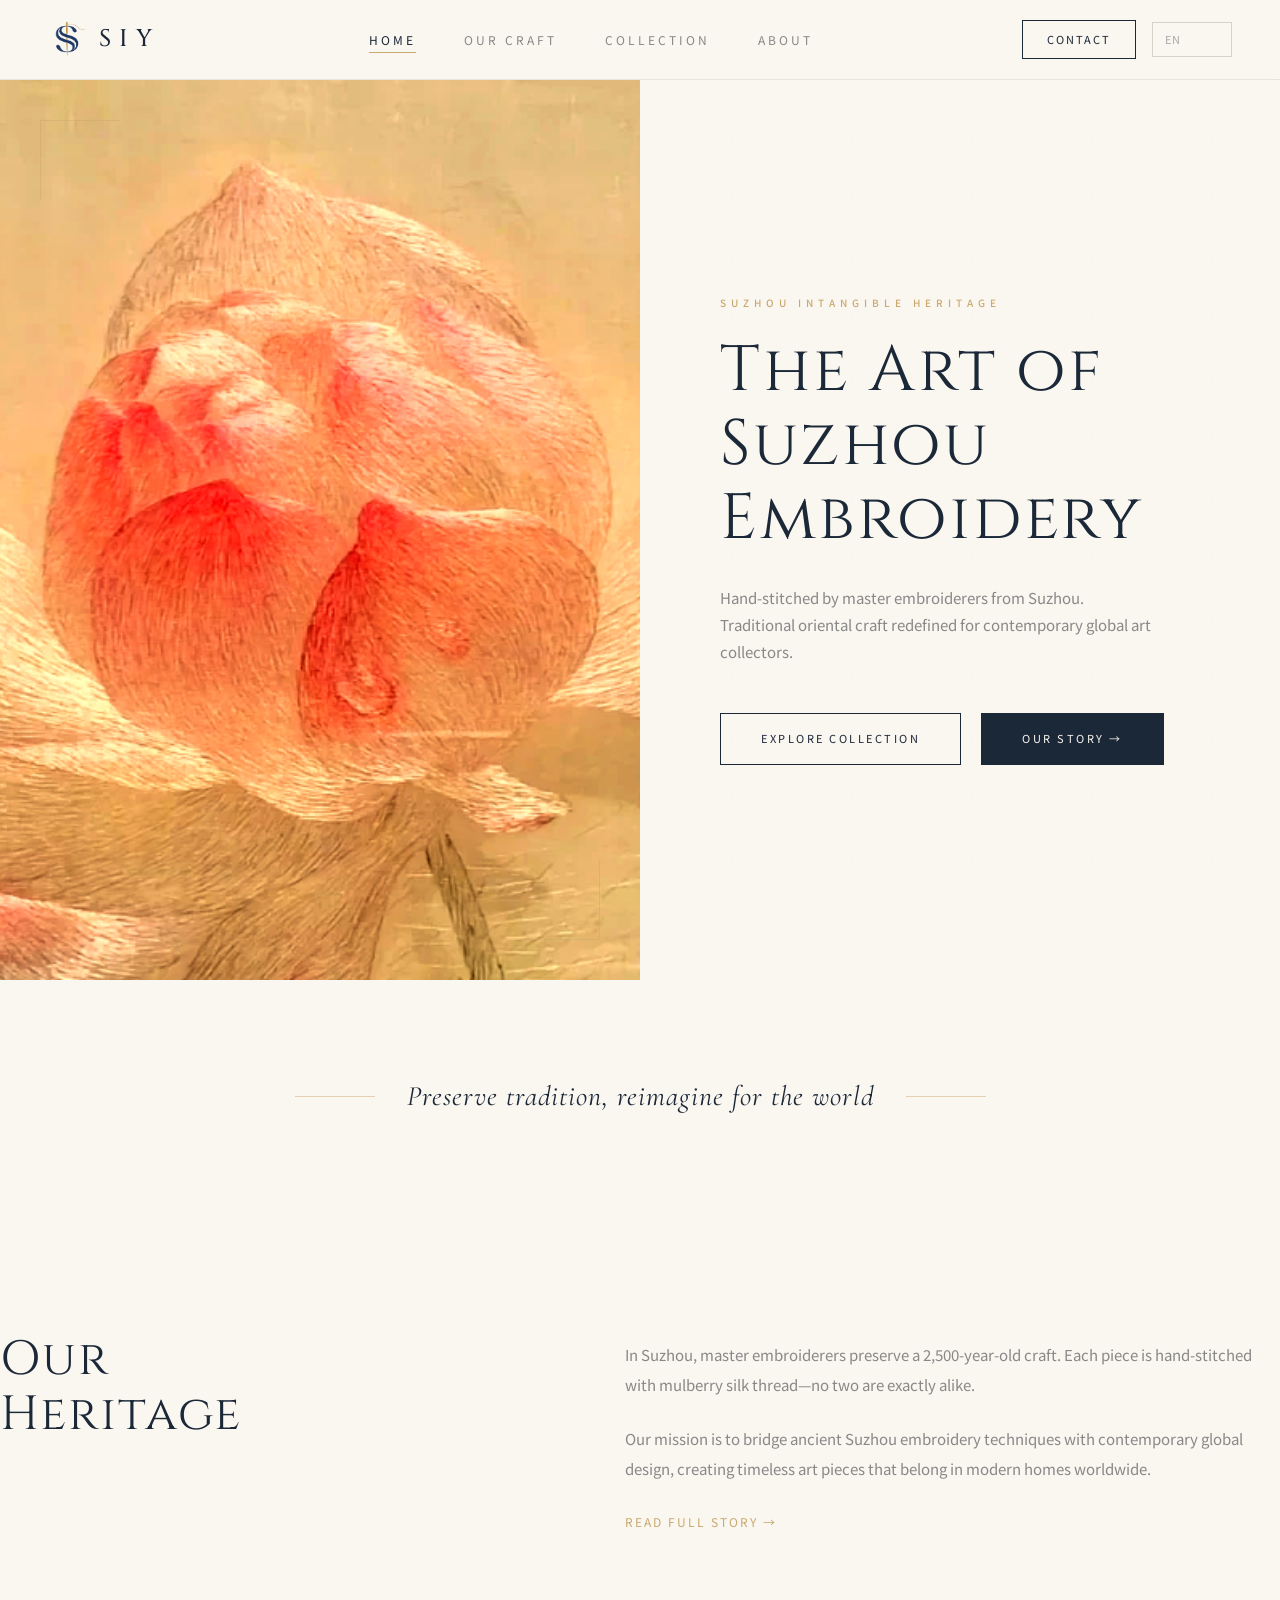
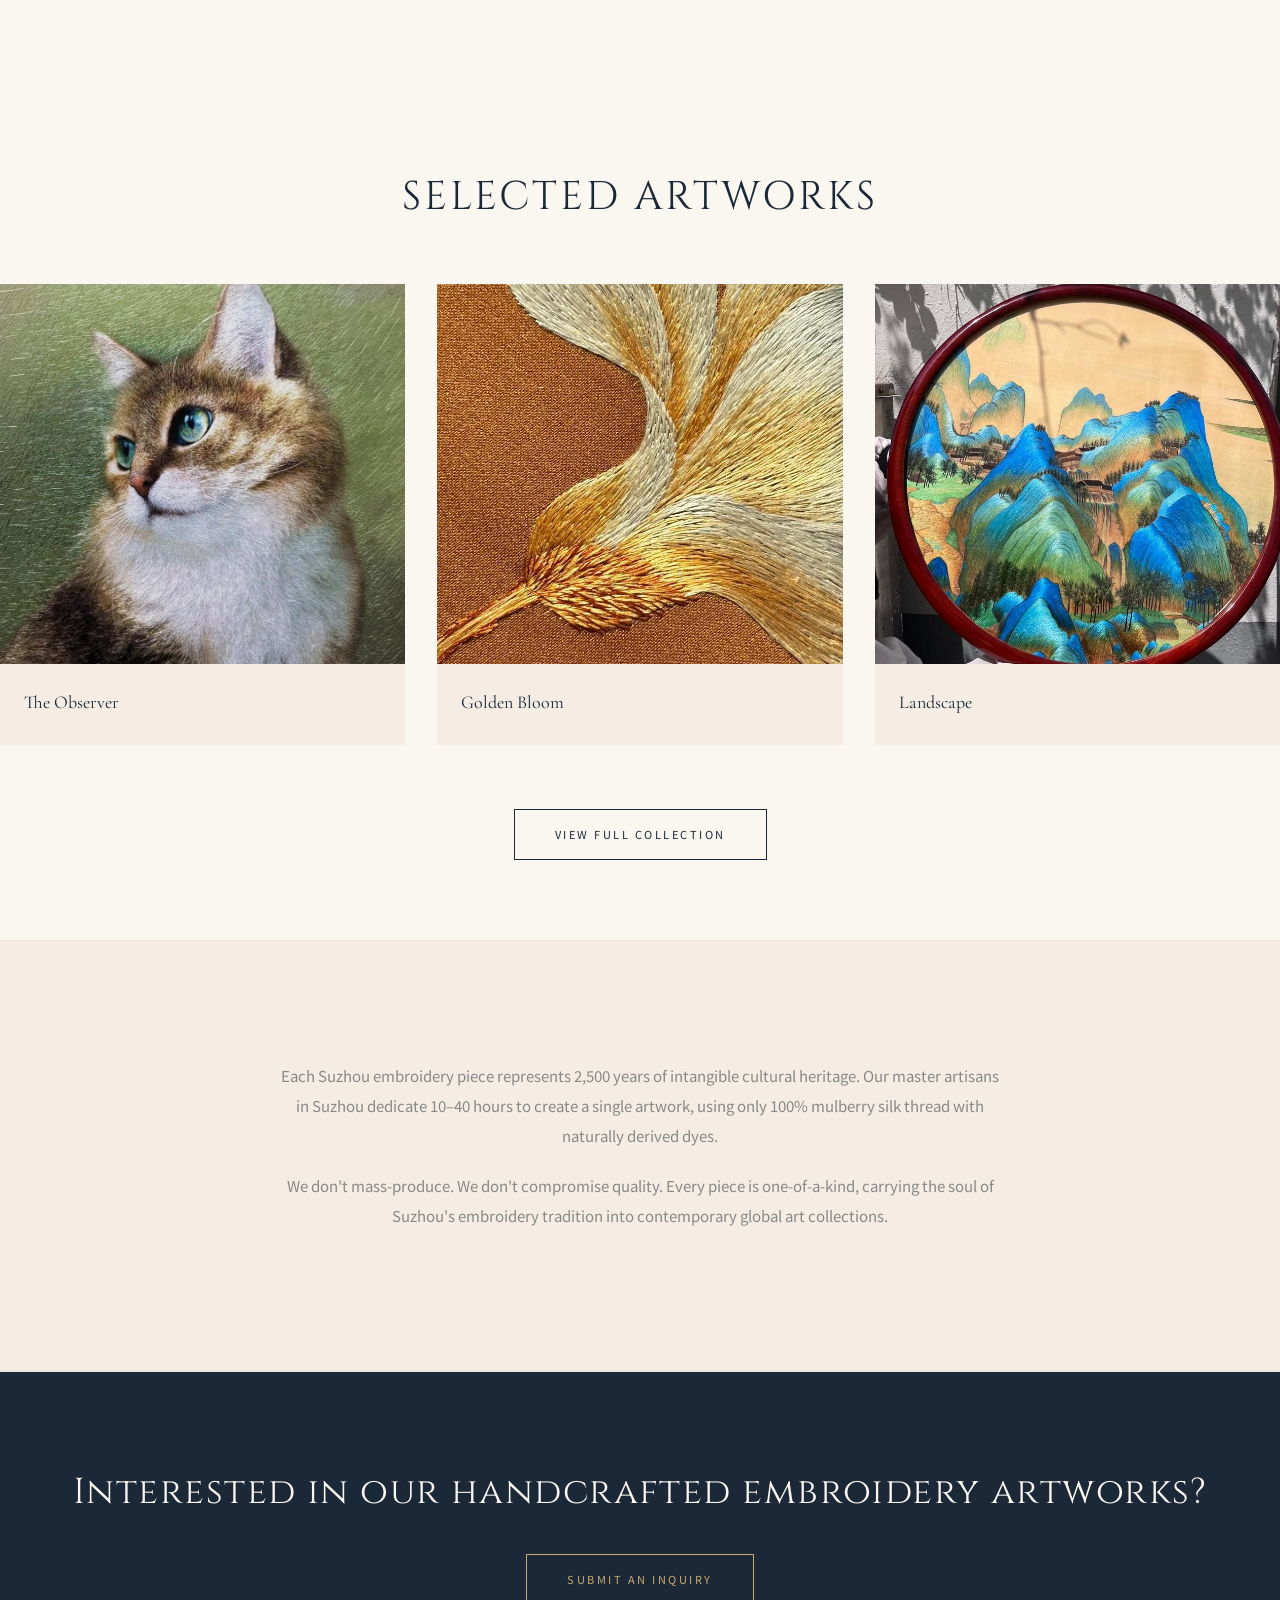
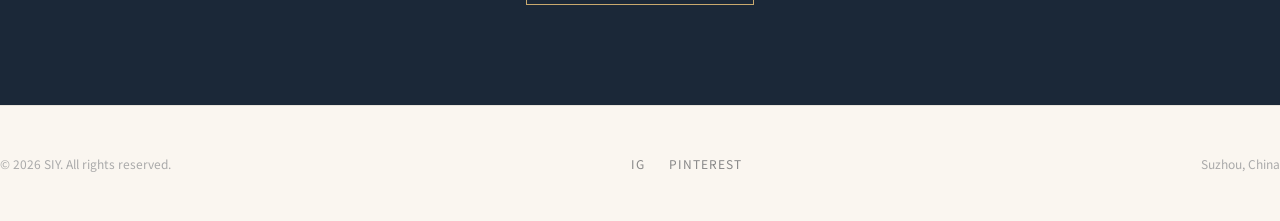
<file: index.html>
<!DOCTYPE html>
<html lang="en" dir="ltr">
<head>
    <meta charset="UTF-8">
    <meta name="viewport" content="width=device-width, initial-scale=1.0">
    <title>SIY - Suzhou Silk Ornament | Handcrafted Embroidery</title>
    <link rel="icon" type="image/png" sizes="32x32" href="logo.png">
    <link rel="icon" type="image/png" sizes="16x16" href="logo.png">
    <link href="https://fonts.googleapis.com/css2?family=Cinzel:wght@400;500&family=Cormorant+Garamond:wght@400;500;600&family=Noto+Naskh+Arabic:wght@400;500&family=Noto+Sans+SC:wght@400&display=swap" rel="stylesheet">
    <link rel="stylesheet" href="styles.css">
    <script src="scripts.js"></script>
</head>
<body>

    <!-- 全局导航 -->
    <nav class="global-nav">
        <a href="index.html" class="logo">
            <img src="logo.png" alt="SIY" class="logo-img">
            <span class="logo-text">SIY</span>
        </a>
        <div class="nav-menu">
            <a href="index.html" class="nav-active" data-en="Home" data-zh="首页" data-ar="الرئيسية">Home</a>
            <a href="categories.html" data-en="Our Craft" data-zh="工艺世界" data-ar="عالمنا الحرفي">Our Craft</a>
            <a href="collection.html" data-en="Collection" data-zh="作品集" data-ar="المجموعة">Collection</a>
            <a href="about.html" data-en="About" data-zh="关于" data-ar="من نحن">About</a>
        </div>
        <button class="nav-hamburger" id="nav-hamburger" aria-label="Toggle navigation menu">
            <span></span><span></span><span></span>
        </button>
        <div class="nav-right">
            <a href="contact.html" class="nav-cta" data-en="Contact" data-zh="联系" data-ar="اتصل بنا">Contact</a>
            <select id="lang-select" class="lang-select"></select>
        </div>
    </nav>

    <!-- Hero 首屏 -->
    <section class="hero-section">
        <div class="hero-left">
            <img class="hero-image-placeholder" src="hero-lotus.png" alt="Suzhou Embroidery - Lotus">
        </div>
        <div class="hero-right">
            <div class="hero-subtitle" data-en="Suzhou Intangible Heritage" data-zh="苏州非物质遗产" data-ar="التراث الثقافي غير المادي في سوتشو">Suzhou Intangible Heritage</div>
            <h1 class="hero-title" data-en-html="The Art of<br>Suzhou<br>Embroidery" data-zh-html="苏州刺绣<br>艺术" data-ar-html="فن<br>الرتشو<br>للتطريز">The Art of<br>Suzhou<br>Embroidery</h1>
            <p class="hero-desc" data-en-html="Hand-stitched by master embroiderers from Suzhou.<br>Traditional oriental craft redefined for contemporary global art collectors." data-zh-html="由苏州刺绣大师手工绣制。<br>传统东方工艺，为当代全球艺术收藏者重新定义。" data-ar-html="مطرز باليد من قبل أساتذة التطريز في سوتشو.<br>حرفة شرقية تقليدية أعيد تعريفها لمقتني الفن المعاصر في العالم.">Hand-stitched by master embroiderers from Suzhou.<br>Traditional oriental craft redefined for contemporary global art collectors.</p>
            <div class="hero-cta-group">
                <a href="collection.html" class="btn-primary" data-en="Explore Collection" data-zh="浏览作品集" data-ar="استكشف المجموعة">Explore Collection</a>
                <a href="about.html" class="btn-secondary-solid" data-en="Our Story →" data-zh="我们的故事 →" data-ar="قصتنا ←">Our Story →</a>
            </div>
        </div>
    </section>

    <!-- 品牌标语区 -->
    <section class="slogan-section">
        <div class="slogan-line left"></div>
        <h2 class="slogan-text" data-en="Preserve tradition, reimagine for the world" data-zh="传承传统，为世界重新想象" data-ar="حافظ على التقليد، وأعد تخيله للعالم">Preserve tradition, reimagine for the world</h2>
        <div class="slogan-line right"></div>
    </section>

    <!-- 品牌故事预览区 -->
    <section class="heritage-section page-container">
        <div class="heritage-left">
            <h2 class="heritage-title" data-en-html="Our<br>Heritage" data-zh-html="我们的<br>传承" data-ar-html="تراث<br>نا">Our<br>Heritage</h2>
        </div>
        <div class="heritage-right">
            <p class="heritage-text" data-en="In Suzhou, master embroiderers preserve a 2,500-year-old craft. Each piece is hand-stitched with mulberry silk thread—no two are exactly alike." data-zh="在苏州，刺绣大师传承着2500年的工艺。每一件作品都使用桑蚕丝线手工绣制——没有两件是完全相同的。" data-ar="في سوتشو، يحافظ أساتذة التطريز على حرفة تعود لـ 2500 عام. كل قطعة مطرزة يدوياً بخيوط الحرير الطبيعي — لا توجد قطعتان متطابقتان تماماً.">In Suzhou, master embroiderers preserve a 2,500-year-old craft. Each piece is hand-stitched with mulberry silk thread—no two are exactly alike.</p>
            <p class="heritage-text" data-en="Our mission is to bridge ancient Suzhou embroidery techniques with contemporary global design, creating timeless art pieces that belong in modern homes worldwide." data-zh="我们的使命是连接古老的苏州刺绣技艺与当代全球设计，创造属于世界各地现代家庭的永恒艺术作品。" data-ar="مهمتنا هي ربط تقنيات التطريز القديمة في سوتشو مع التصميم العالمي المعاصر، لخلق قطع فنية خالدة تليق بالمنازل الحديثة في جميع أنحاء العالم.">Our mission is to bridge ancient Suzhou embroidery techniques with contemporary global design, creating timeless art pieces that belong in modern homes worldwide.</p>
            <a href="about.html" class="heritage-link" data-en="Read Full Story →" data-zh="阅读完整故事 →" data-ar="اقرأ القصة الكاملة ←">Read Full Story →</a>
        </div>
    </section>

    <!-- 代表作精选区 -->
    <section class="selected-works page-container">
        <h2 class="section-title" data-en="Selected Artworks" data-zh="精选作品" data-ar="أعمال فنية مختارة">Selected Artworks</h2>
        <div class="works-grid">
            <div class="work-card">
                <img class="work-image" src="image_cat.png" alt="Suzhou Embroidery - Cat Portrait">
                <div class="work-info">
                    <div class="work-name" data-en="The Observer" data-zh="观者" data-ar="الراصد">The Observer</div>
                </div>
            </div>
            <div class="work-card">
                <img class="work-image" src="image_goldfl.jpeg" alt="Suzhou Embroidery - Flower">
                <div class="work-info">
                    <div class="work-name" data-en="Golden Bloom" data-zh="金蕊" data-ar="الزهرة الذهبية">Golden Bloom</div>
                </div>
            </div>
            <div class="work-card">
                <img class="work-image" src="山水.jpeg" alt="Suzhou Embroidery - Bamboo Forest">
                <div class="work-info">
                    <div class="work-name" data-en="Landscape" data-zh="山水" data-ar="المنظر الطبيعي">Landscape</div>
                </div>
            </div>
        </div>
        <div class="works-cta">
            <a href="collection.html" class="btn-primary" data-en="View Full Collection" data-zh="查看全部作品" data-ar="عرض المجموعة الكاملة">View Full Collection</a>
        </div>
    </section>

    <!-- 非遗说明区 -->
    <section class="mission-section">
        <p class="mission-text" data-en="Each Suzhou embroidery piece represents 2,500 years of intangible cultural heritage. Our master artisans in Suzhou dedicate 10–40 hours to create a single artwork, using only 100% mulberry silk thread with naturally derived dyes." data-zh="每一件苏州刺绣作品代表着2500年的非物质文化遗产。我们的苏州刺绣大师投入10-40小时创作一件作品，仅使用100%桑蚕丝线和天然染料。" data-ar="تمثل كل قطعة تطريز من سوتشو 2500 عام من التراث الثقافي غير المادي. يكرس أساتذتنا في سوتشو 10 إلى 40 ساعة لإبداع قطعة فنية واحدة، باستخدام خيوط الحرير الطبيعي 100% فقط مع أصباغ مستخلصة طبيعياً.">Each Suzhou embroidery piece represents 2,500 years of intangible cultural heritage. Our master artisans in Suzhou dedicate 10–40 hours to create a single artwork, using only 100% mulberry silk thread with naturally derived dyes.</p>
        <p class="mission-text" data-en="We don't mass-produce. We don't compromise quality. Every piece is one-of-a-kind, carrying the soul of Suzhou's embroidery tradition into contemporary global art collections." data-zh="我们不量产。我们不妥协质量。每一件作品都是独一无二的，带着苏州刺绣传统的灵魂进入当代全球艺术收藏。" data-ar="نحن لا ننتج بكثافة. لا نساوم على الجودة. كل قطعة فريدة من نوعها، تحمل روح تقاليد التطريز في سوتشو إلى مجموعات الفن المعاصر في العالم.">We don't mass-produce. We don't compromise quality. Every piece is one-of-a-kind, carrying the soul of Suzhou's embroidery tradition into contemporary global art collections.</p>
    </section>

    <!-- 咨询引导区 -->
    <section class="inquire-banner">
        <h2 class="inquire-title" data-en="Interested in our handcrafted embroidery artworks?" data-zh="对我们的手工刺绣艺术作品感兴趣？" data-ar="مهتم بأعمالنا الفنية المطرزة يدوياً؟">Interested in our handcrafted embroidery artworks?</h2>
        <a href="contact.html" class="btn-primary" data-en="Submit an Inquiry" data-zh="提交咨询" data-ar="أرسل استفساراً">Submit an Inquiry</a>
    </section>

    <!-- 页脚 -->
    <footer class="footer page-container">
        <div data-en="© 2026 SIY. All rights reserved." data-zh="© 2026 SIY。保留所有权利。" data-ar="© 2026 SIY. جميع الحقوق محفوظة.">© 2026 SIY. All rights reserved.</div>
        <div class="footer-center">
            <a href="#" data-en="IG" data-zh="IG" data-ar="انستغرام">IG</a>
            <a href="#" data-en="Pinterest" data-zh="Pinterest" data-ar="بينتيرست">Pinterest</a>
        </div>
        <div data-en="Suzhou, China" data-zh="中国苏州" data-ar="سوتشو، الصين">Suzhou, China</div>
    </footer>

</body>
</html>
</file>
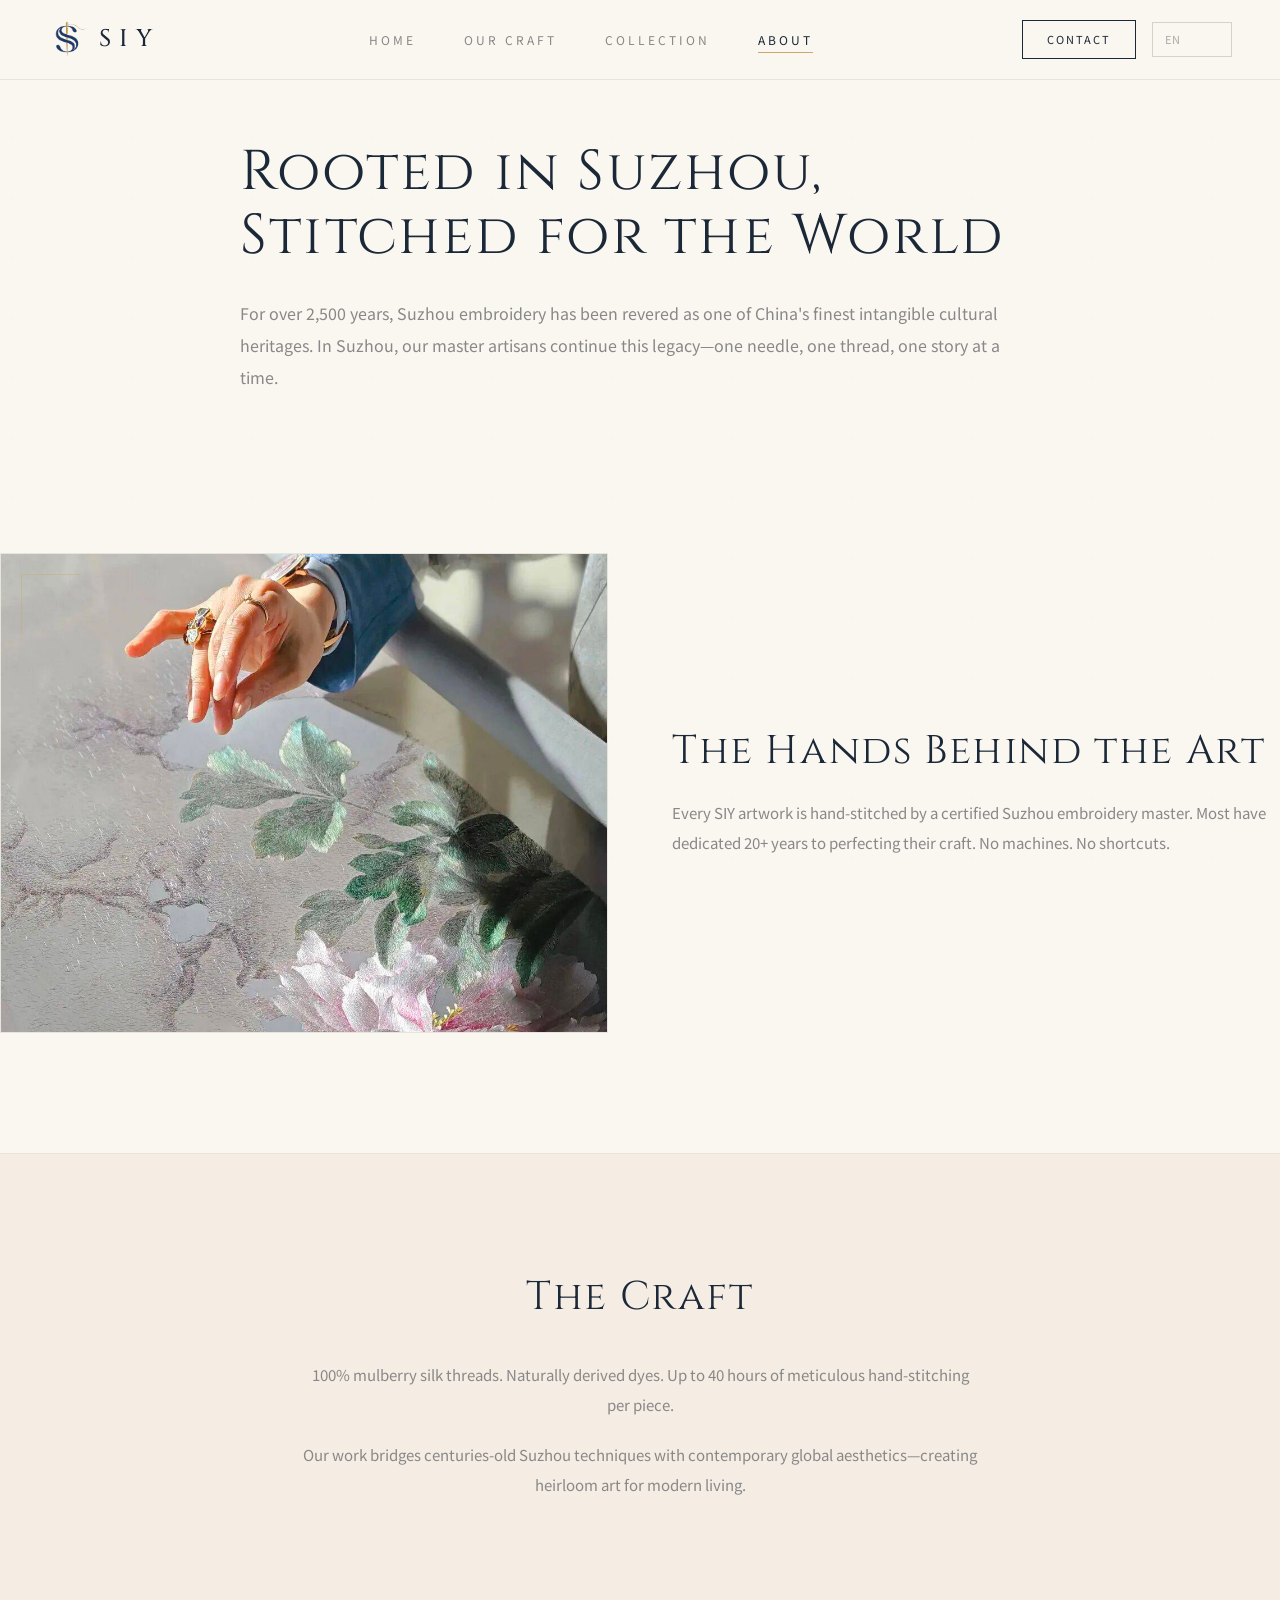
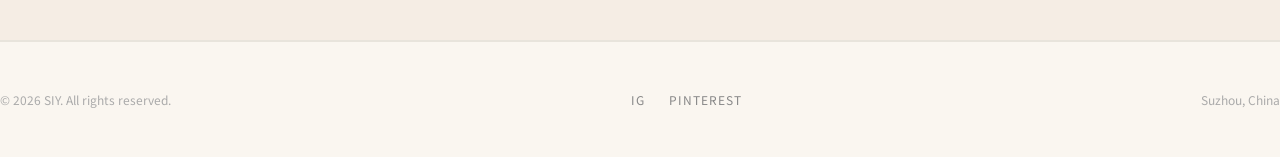
<file: about.html>
<!DOCTYPE html>
<html lang="en" dir="ltr">
<head>
    <meta charset="UTF-8">
    <meta name="viewport" content="width=device-width, initial-scale=1.0">
    <title>About - SIY | Suzhou Silk Ornament</title>
    <link rel="icon" type="image/png" sizes="32x32" href="logo.png">
    <link rel="icon" type="image/png" sizes="16x16" href="logo.png">
    <link href="https://fonts.googleapis.com/css2?family=Cinzel:wght@400;500&family=Cormorant+Garamond:wght@400;500;600&family=Noto+Naskh+Arabic:wght@400;500&family=Noto+Sans+SC:wght@400&display=swap" rel="stylesheet">
    <link rel="stylesheet" href="styles.css">
    <script src="scripts.js"></script>
</head>
<body>

    <!-- 全局导航 -->
    <nav class="global-nav">
        <a href="index.html" class="logo">
            <img src="logo.png" alt="SIY" class="logo-img">
            <span class="logo-text">SIY</span>
        </a>
        <div class="nav-menu">
            <a href="index.html" data-en="Home" data-zh="首页" data-ar="الرئيسية">Home</a>
            <a href="categories.html" data-en="Our Craft" data-zh="工艺世界" data-ar="عالمنا الحرفي">Our Craft</a>
            <a href="collection.html" data-en="Collection" data-zh="作品集" data-ar="المجموعة">Collection</a>
            <a href="about.html" class="nav-active" data-en="About" data-zh="关于" data-ar="من نحن">About</a>
        </div>
        <button class="nav-hamburger" id="nav-hamburger" aria-label="Toggle navigation menu">
            <span></span><span></span><span></span>
        </button>
        <div class="nav-right">
            <a href="contact.html" class="nav-cta" data-en="Contact" data-zh="联系" data-ar="اتصل بنا">Contact</a>
            <select id="lang-select" class="lang-select"></select>
        </div>
    </nav>

    <!-- Hero -->
    <section class="page-container about-hero">
        <h1 data-en-html="Rooted in Suzhou,<br>Stitched for the World" data-zh-html="扎根苏州，<br>绣制世界" data-ar-html="متجذرة في سوتشو،<br>مطرزة للعالم">Rooted in Suzhou,<br>Stitched for the World</h1>
        <p data-en="For over 2,500 years, Suzhou embroidery has been revered as one of China's finest intangible cultural heritages. In Suzhou, our master artisans continue this legacy—one needle, one thread, one story at a time." data-zh="超过2500年来，苏州刺绣一直被誉为中国最精美的非物质文化遗产之一。在苏州，我们的大师级刺绣艺人延续着这一传承——一针一线，一个故事接着一个故事。" data-ar="لأكثر من 2500 عام، كان التطريز في سوتشو يُحتَرَم كواحد من أرقى التراث الثقافي غير المادي في الصين. في سوتشو، يستمر حرَفينُنا الأساتذة في هذه الشرَكة — إبرة واحدة، خيط واحد، قصة واحدة في المرة.">For over 2,500 years, Suzhou embroidery has been revered as one of China's finest intangible cultural heritages. In Suzhou, our master artisans continue this legacy—one needle, one thread, one story at a time.</p>
    </section>

    <!-- 绣娘肖像区 -->
    <section class="page-container artisan-section">
        <div class="artisan-image">
                <img class="artisan-img" src="苏绣过程.jpeg" alt="Suzhou Embroidery Process">
            </div>
        <div class="artisan-text">
            <h2 data-en="The Hands Behind the Art" data-zh="艺术背后的手" data-ar="الأيدي وراء الفن">The Hands Behind the Art</h2>
            <p data-en="Every SIY artwork is hand-stitched by a certified Suzhou embroidery master. Most have dedicated 20+ years to perfecting their craft. No machines. No shortcuts." data-zh="每一件SIY作品都由认证的苏州刺绣大师手工绣制。大多数人已经投入20多年完善他们的技艺。没有机器。没有捷径。" data-ar="كل عمل فني من SIY مطرز يدوياً على يد أستاذ مُعتمَد للتطريز في سوتشو. معظمهم كرسوا أكثر من 20 عاماً لإتقان حرفتهم. لا آلات. لا اختصارات.">Every SIY artwork is hand-stitched by a certified Suzhou embroidery master. Most have dedicated 20+ years to perfecting their craft. No machines. No shortcuts.</p>
        </div>
    </section>

    <!-- 工艺说明 -->
    <section class="craft-section">
        <div class="page-container">
            <h2 data-en="The Craft" data-zh="工艺" data-ar="الحرفة">The Craft</h2>
            <p data-en="100% mulberry silk threads. Naturally derived dyes. Up to 40 hours of meticulous hand-stitching per piece." data-zh="100%桑蚕丝线。天然染料。每件作品精心手工刺绣长达40小时。" data-ar="خيوط حرير التوت 100%. أصباغ مستخلصة طبيعياً. حتى 40 ساعة من التطريز اليدوي الدقيق لكل قطعة.">100% mulberry silk threads. Naturally derived dyes. Up to 40 hours of meticulous hand-stitching per piece.</p>
            <p data-en="Our work bridges centuries-old Suzhou techniques with contemporary global aesthetics—creating heirloom art for modern living." data-zh="我们的作品连接了几个世纪前的苏州技艺与当代全球美学——为现代生活创造传世艺术。" data-ar="تربط أعمالنا تقنيات سوتشو التي تعود لقرون مع الجماليات العالمية المعاصرة — خلق فن يورث للأجيال في العيش الحديث.">Our work bridges centuries-old Suzhou techniques with contemporary global aesthetics—creating heirloom art for modern living.</p>
        </div>
    </section>

    <!-- 页脚 -->
    <footer class="footer page-container">
        <div data-en="© 2026 SIY. All rights reserved." data-zh="© 2026 SIY。保留所有权利。" data-ar="© 2026 SIY. جميع الحقوق محفوظة.">© 2026 SIY. All rights reserved.</div>
        <div class="footer-center">
            <a href="#" data-en="IG" data-zh="IG" data-ar="انستغرام">IG</a>
            <a href="#" data-en="Pinterest" data-zh="Pinterest" data-ar="بينتيرست">Pinterest</a>
        </div>
        <div data-en="Suzhou, China" data-zh="中国苏州" data-ar="سوتشو، الصين">Suzhou, China</div>
    </footer>

</body>
</html>
</file>
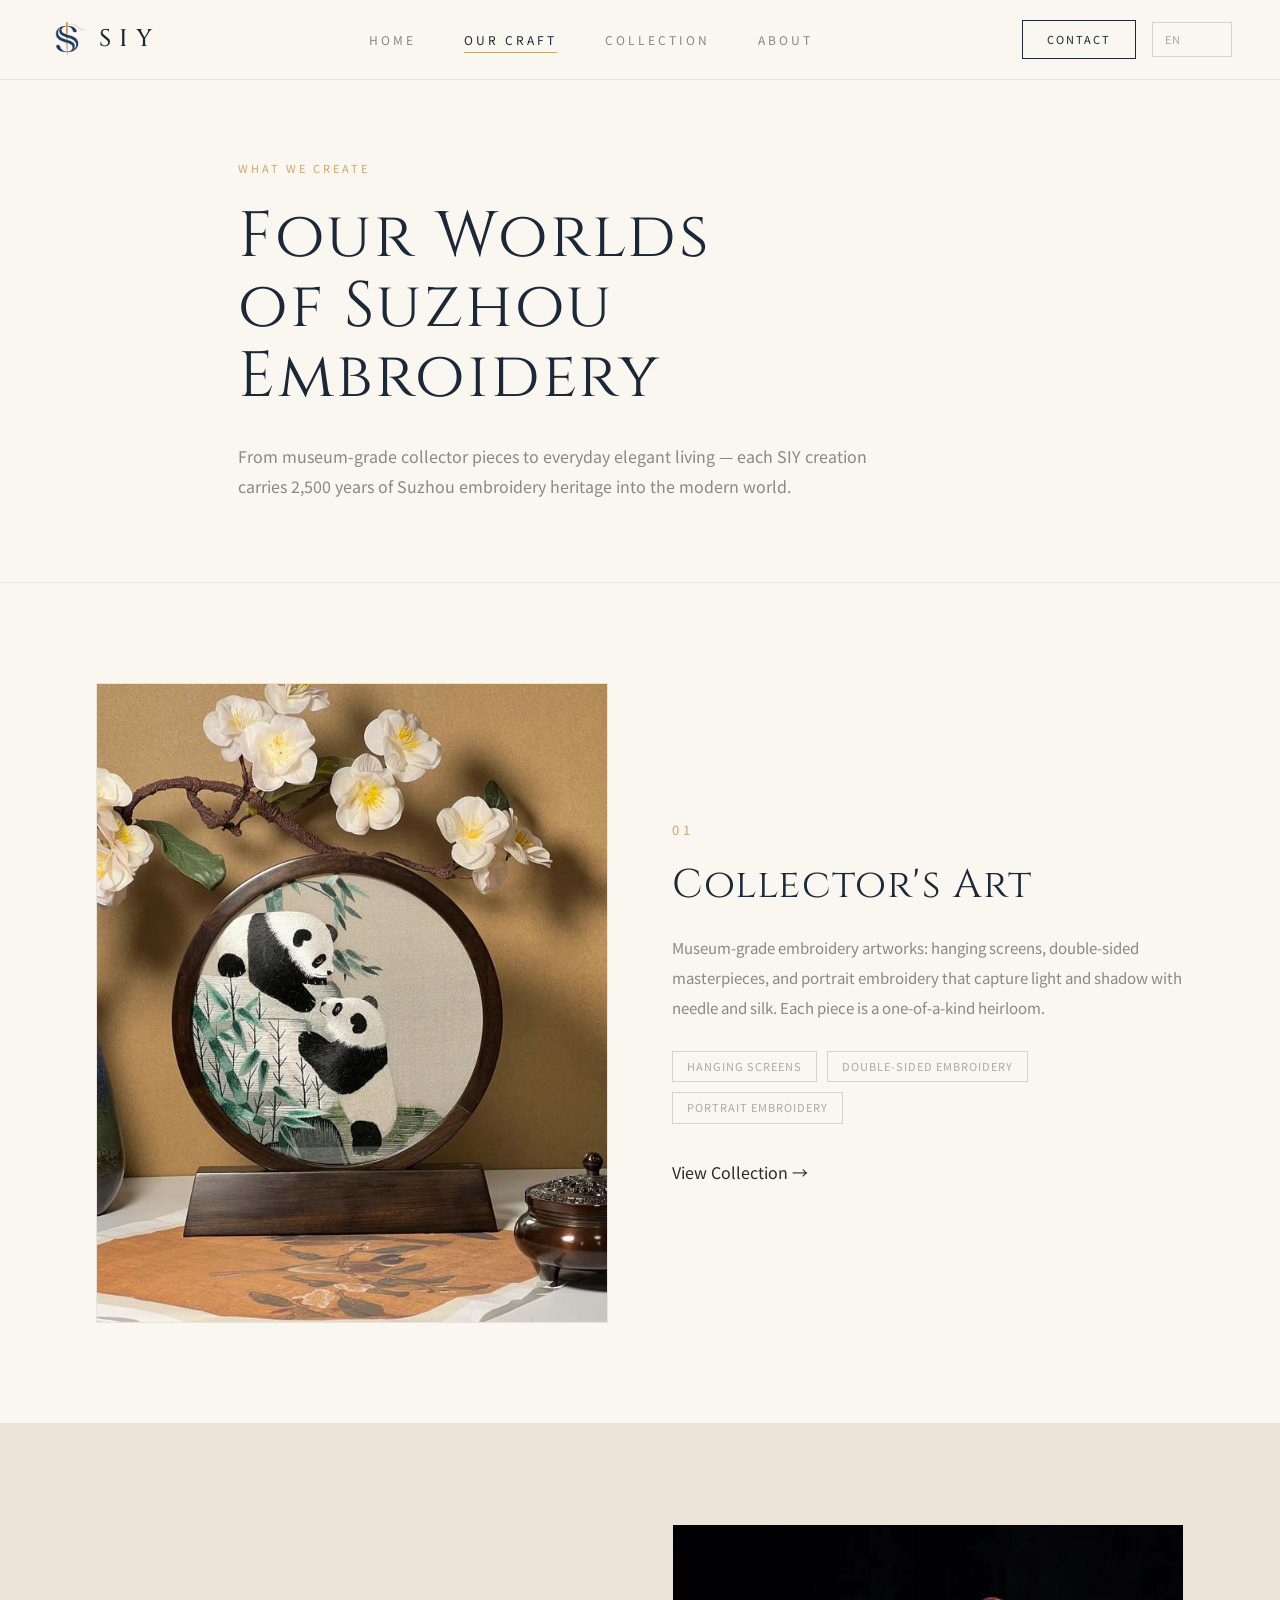
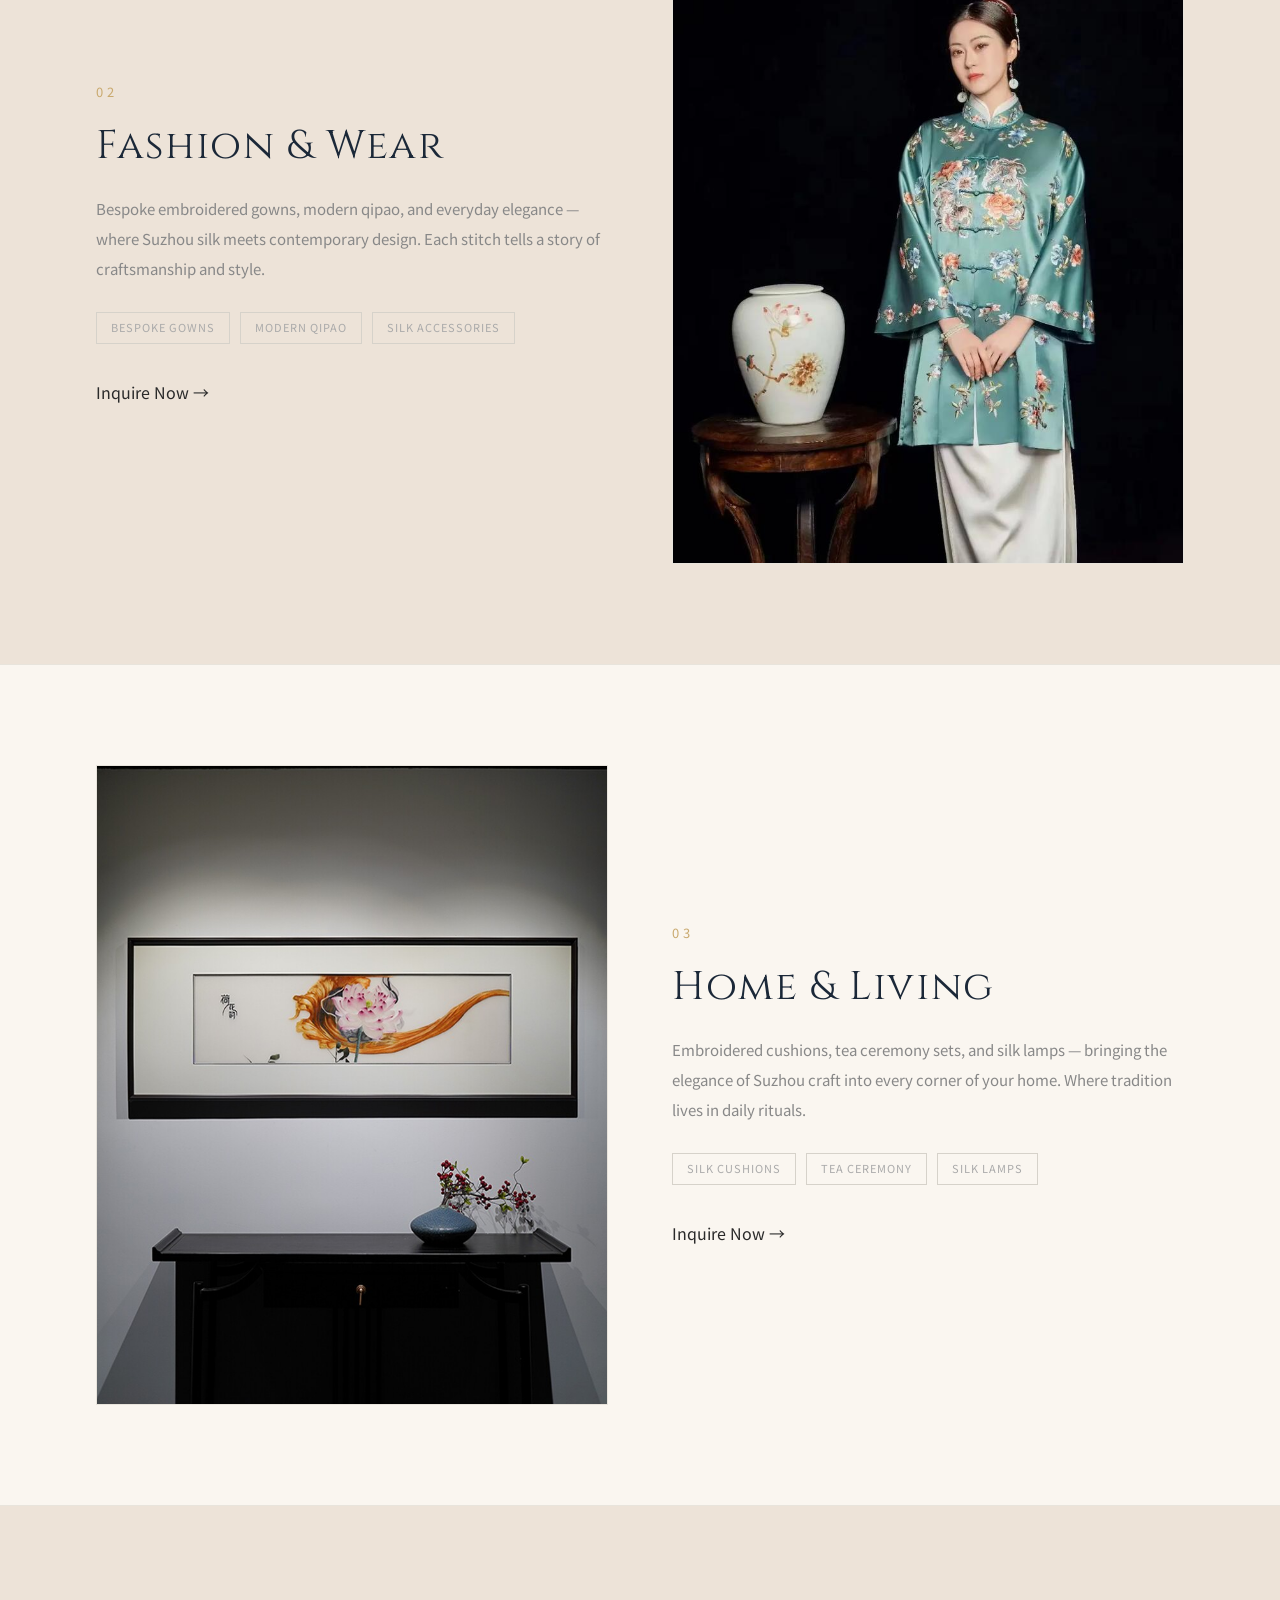
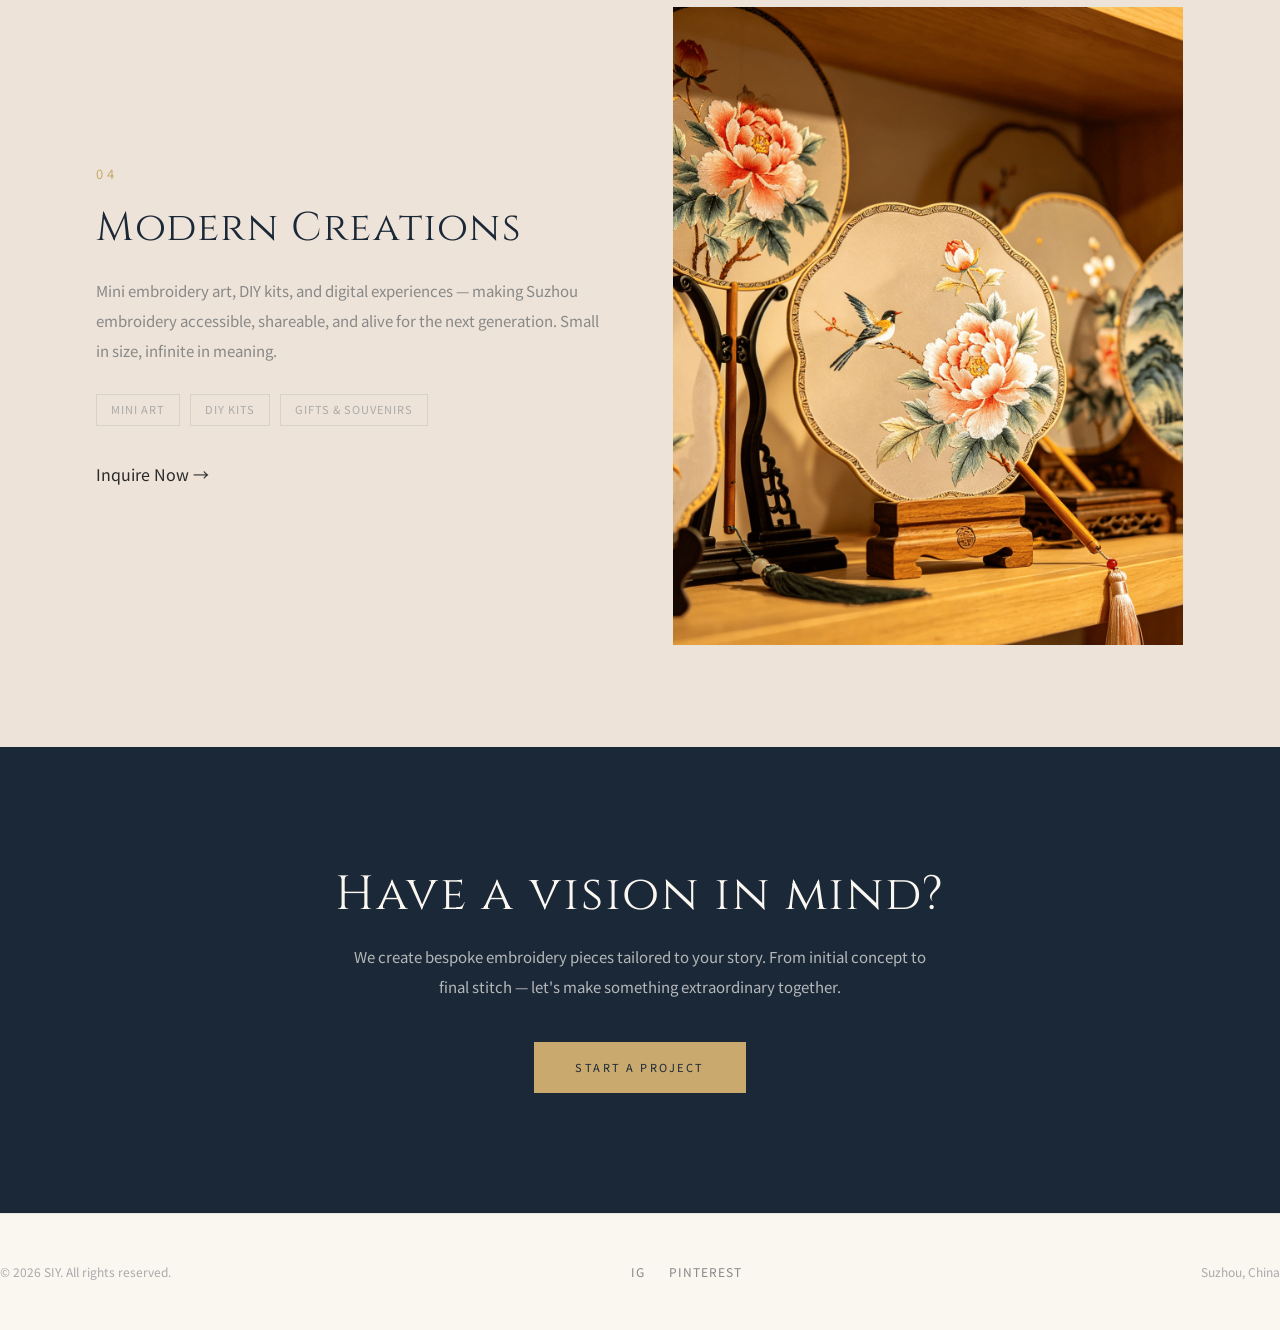
<file: categories.html>
<!DOCTYPE html>
<html lang="en" dir="ltr">
<head>
    <meta charset="UTF-8">
    <meta name="viewport" content="width=device-width, initial-scale=1.0">
    <title>SIY - Our Craft | 工艺世界</title>
    <link rel="icon" type="image/png" sizes="32x32" href="logo.png">
    <link rel="icon" type="image/png" sizes="16x16" href="logo.png">
    <link href="https://fonts.googleapis.com/css2?family=Cinzel:wght@400;500&family=Cormorant+Garamond:wght@400;500;600&family=Noto+Naskh+Arabic:wght@400;500&family=Noto+Sans+SC:wght@400&display=swap" rel="stylesheet">
    <link rel="stylesheet" href="styles.css">
    <script src="scripts.js"></script>
</head>
<body>

    <!-- 全局导航 -->
    <nav class="global-nav">
        <a href="index.html" class="logo">
            <img src="logo.png" alt="SIY" class="logo-img">
            <span class="logo-text">SIY</span>
        </a>
        <div class="nav-menu">
            <a href="index.html" data-en="Home" data-zh="首页" data-ar="الرئيسية">Home</a>
            <a href="categories.html" class="nav-active" data-en="Our Craft" data-zh="工艺世界" data-ar="عالمنا الحرفي">Our Craft</a>
            <a href="collection.html" data-en="Collection" data-zh="作品集" data-ar="المجموعة">Collection</a>
            <a href="about.html" data-en="About" data-zh="关于" data-ar="من نحن">About</a>
        </div>
        <button class="nav-hamburger" id="nav-hamburger" aria-label="Toggle navigation menu">
            <span></span><span></span><span></span>
        </button>
        <div class="nav-right">
            <a href="contact.html" class="nav-cta" data-en="Contact" data-zh="联系" data-ar="اتصل بنا">Contact</a>
            <select id="lang-select" class="lang-select"></select>
        </div>
    </nav>

    <!-- 页面 Hero -->
    <section class="categories-hero">
        <div class="page-container">
            <div class="section-label" data-en="What We Create" data-zh="我们的创作" data-ar="ما نبدعه">What We Create</div>
            <h1 class="categories-hero-title" data-en-html="Four Worlds<br>of Suzhou<br>Embroidery" data-zh-html="苏州刺绣<br>四大世界" data-ar-html="أربعة عوالم<br>للتطريز<br>السوتشوي">Four Worlds<br>of Suzhou<br>Embroidery</h1>
            <p class="categories-hero-desc" data-en="From museum-grade collector pieces to everyday elegant living — each SIY creation carries 2,500 years of Suzhou embroidery heritage into the modern world." data-zh="从博物馆级收藏品到日常雅致生活——每一件 SIY 作品都将2500年的苏州刺绣遗产带入现代世界。" data-ar="من قطع المقتنين بمستوى المتاحف إلى العيش الأنيق اليومي — كل إبداع SIY يحمل 2500 عام من تراث تطريز سوتشو إلى العالم الحديث.">From museum-grade collector pieces to everyday elegant living — each SIY creation carries 2,500 years of Suzhou embroidery heritage into the modern world.</p>
        </div>
    </section>

    <!-- 分类 1：收藏艺术 -->
    <section class="category-section cat-collector">
        <div class="page-container">
            <div class="category-grid">
                <div class="category-image">
                    <img src="collection2.jpg" alt="Collector Art - Suzhou Embroidery">
                </div>
                <div class="category-text">
                    <div class="category-number">01</div>
                    <h2 class="category-title" data-en="Collector's Art" data-zh="收藏艺术" data-ar="فن المقتنين">Collector's Art</h2>
                    <p class="category-desc" data-en="Museum-grade embroidery artworks: hanging screens, double-sided masterpieces, and portrait embroidery that capture light and shadow with needle and silk. Each piece is a one-of-a-kind heirloom." data-zh="博物馆级刺绣艺术作品：挂屏、双面绣杰作，以及以针线捕捉光影的肖像绣。每件作品都是独一无二的传世之作。">Museum-grade embroidery artworks: hanging screens, double-sided masterpieces, and portrait embroidery that capture light and shadow with needle and silk. Each piece is a one-of-a-kind heirloom.</p>
                    <div class="category-tags">
                        <span class="tag" data-en="Hanging Screens" data-zh="挂屏" data-ar="شاشات معلقة">Hanging Screens</span>
                        <span class="tag" data-en="Double-Sided Embroidery" data-zh="双面绣" data-ar="التطريز ذو الوجهين">Double-Sided Embroidery</span>
                        <span class="tag" data-en="Portrait Embroidery" data-zh="肖像绣" data-ar="تطريز البورتريه">Portrait Embroidery</span>
                    </div>
                    <a href="collection.html" class="btn-outline" data-en="View Collection →" data-zh="浏览作品 →" data-ar="عرض المجموعة ←">View Collection →</a>
                </div>
            </div>
        </div>
    </section>

    <!-- 分类 2：时尚服饰 -->
    <section class="category-section cat-fashion">
        <div class="page-container">
            <div class="category-grid reverse">
                <div class="category-image">
                    <img src="clothing.jpg" alt="Fashion & Wear - Suzhou Embroidery">
                </div>
                <div class="category-text">
                    <div class="category-number">02</div>
                    <h2 class="category-title" data-en="Fashion & Wear" data-zh="时尚服饰" data-ar="الأزياء والملبوسات">Fashion & Wear</h2>
                    <p class="category-desc" data-en="Bespoke embroidered gowns, modern qipao, and everyday elegance — where Suzhou silk meets contemporary design. Each stitch tells a story of craftsmanship and style." data-zh="定制刺绣礼服、现代旗袍和日常雅致——苏州丝线遇见当代设计。每一针都讲述着工艺与风格的故事。">Bespoke embroidered gowns, modern qipao, and everyday elegance — where Suzhou silk meets contemporary design. Each stitch tells a story of craftsmanship and style.</p>
                    <div class="category-tags">
                        <span class="tag" data-en="Bespoke Gowns" data-zh="定制礼服" data-ar="فساتين مخصصة">Bespoke Gowns</span>
                        <span class="tag" data-en="Modern Qipao" data-zh="现代旗袍" data-ar="تشيباو حديث">Modern Qipao</span>
                        <span class="tag" data-en="Silk Accessories" data-zh="丝质配饰" data-ar="إكسسوارات الحرير">Silk Accessories</span>
                    </div>
                    <a href="contact.html" class="btn-outline" data-en="Inquire Now →" data-zh="立即咨询 →" data-ar="استفسر الآن ←">Inquire Now →</a>
                </div>
            </div>
        </div>
    </section>

    <!-- 分类 3：家居生活 -->
    <section class="category-section cat-home">
        <div class="page-container">
            <div class="category-grid">
                <div class="category-image">
                    <img src="collection.jpg" alt="Home & Living - Suzhou Embroidery">
                </div>
                <div class="category-text">
                    <div class="category-number">03</div>
                    <h2 class="category-title" data-en="Home & Living" data-zh="家居生活" data-ar="المنزل والعيش">Home & Living</h2>
                    <p class="category-desc" data-en="Embroidered cushions, tea ceremony sets, and silk lamps — bringing the elegance of Suzhou craft into every corner of your home. Where tradition lives in daily rituals." data-zh="刺绣抱枕、茶道套装和丝绸灯饰——将苏州工艺的优雅带入您家的每个角落。传统生活在日常仪式中。">Embroidered cushions, tea ceremony sets, and silk lamps — bringing the elegance of Suzhou craft into every corner of your home. Where tradition lives in daily rituals.</p>
                    <div class="category-tags">
                        <span class="tag" data-en="Silk Cushions" data-zh="丝绸抱枕" data-ar="وسائد الحرير">Silk Cushions</span>
                        <span class="tag" data-en="Tea Ceremony" data-zh="茶道用品" data-ar="لوازم حفل الشاي">Tea Ceremony</span>
                        <span class="tag" data-en="Silk Lamps" data-zh="丝绸灯饰" data-ar="مصابيح الحرير">Silk Lamps</span>
                    </div>
                    <a href="contact.html" class="btn-outline" data-en="Inquire Now →" data-zh="立即咨询 →" data-ar="استفسر الآن ←">Inquire Now →</a>
                </div>
            </div>
        </div>
    </section>

    <!-- 分类 4：现代文创 -->
    <section class="category-section cat-modern">
        <div class="page-container">
            <div class="category-grid reverse">
                <div class="category-image">
                    <img src="fan.png" alt="Modern Creations - Suzhou Embroidery">
                </div>
                <div class="category-text">
                    <div class="category-number">04</div>
                    <h2 class="category-title" data-en="Modern Creations" data-zh="现代文创" data-ar="الإبداعات الحديثة">Modern Creations</h2>
                    <p class="category-desc" data-en="Mini embroidery art, DIY kits, and digital experiences — making Suzhou embroidery accessible, shareable, and alive for the next generation. Small in size, infinite in meaning." data-zh="微型刺绣艺术、DIY 套装和数字体验——让苏州刺绣可被触及、可分享、为下一代而鲜活。尺寸虽小，意义无穷。">Mini embroidery art, DIY kits, and digital experiences — making Suzhou embroidery accessible, shareable, and alive for the next generation. Small in size, infinite in meaning.</p>
                    <div class="category-tags">
                        <span class="tag" data-en="Mini Art" data-zh="微型艺术" data-ar="فن مصغر">Mini Art</span>
                        <span class="tag" data-en="DIY Kits" data-zh="DIY套装" data-ar="مجموعات DIY">DIY Kits</span>
                        <span class="tag" data-en="Gifts & Souvenirs" data-zh="礼品纪念" data-ar="هدايا وتذكارات">Gifts & Souvenirs</span>
                    </div>
                    <a href="contact.html" class="btn-outline" data-en="Inquire Now →" data-zh="立即咨询 →" data-ar="استفسر الآن ←">Inquire Now →</a>
                </div>
            </div>
        </div>
    </section>

    <!-- CTA 区 -->
    <section class="categories-cta">
        <div class="page-container" style="text-align:center;">
            <h2 class="cta-title" data-en="Have a vision in mind?" data-zh="心中有愿景？" data-ar="هل لديك رؤية في بالك؟">Have a vision in mind?</h2>
            <p class="cta-desc" data-en="We create bespoke embroidery pieces tailored to your story. From initial concept to final stitch — let's make something extraordinary together." data-zh="我们创作量身定制的刺绣作品，契合您的故事。从最初概念到最后一针——让我们一起创造非凡之作。">We create bespoke embroidery pieces tailored to your story. From initial concept to final stitch — let's make something extraordinary together.</p>
            <a href="contact.html" class="btn-primary" data-en="Start a Project" data-zh="开始项目" data-ar="ابدأ مشروعاً">Start a Project</a>
        </div>
    </section>

    <!-- 页脚 -->
    <footer class="footer page-container">
        <div data-en="© 2026 SIY. All rights reserved." data-zh="© 2026 SIY。保留所有权利。" data-ar="© 2026 SIY. جميع الحقوق محفوظة.">© 2026 SIY. All rights reserved.</div>
        <div class="footer-center">
            <a href="#" data-en="IG" data-zh="IG" data-ar="انستغرام">IG</a>
            <a href="#" data-en="Pinterest" data-zh="Pinterest" data-ar="بينتيرست">Pinterest</a>
        </div>
        <div data-en="Suzhou, China" data-zh="中国苏州" data-ar="سوتشو، الصين">Suzhou, China</div>
    </footer>

</body>
</html>
</file>
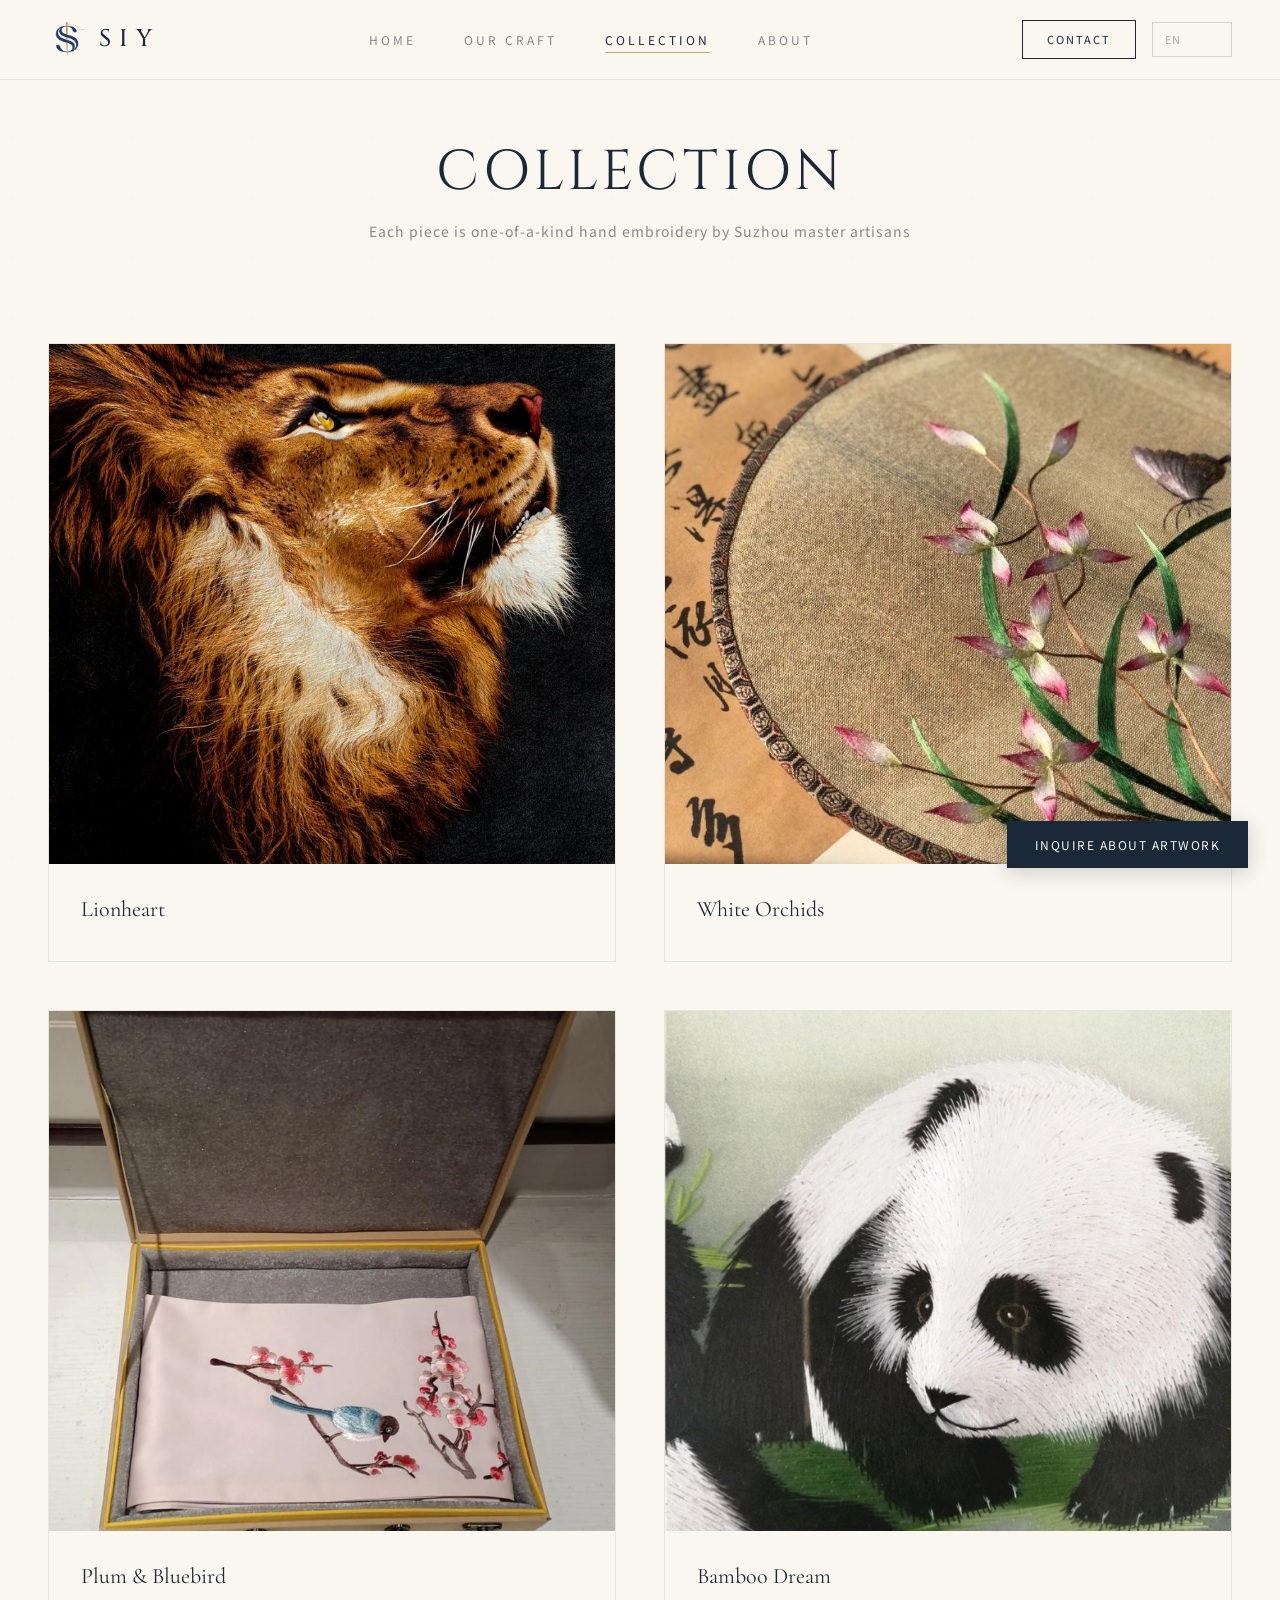
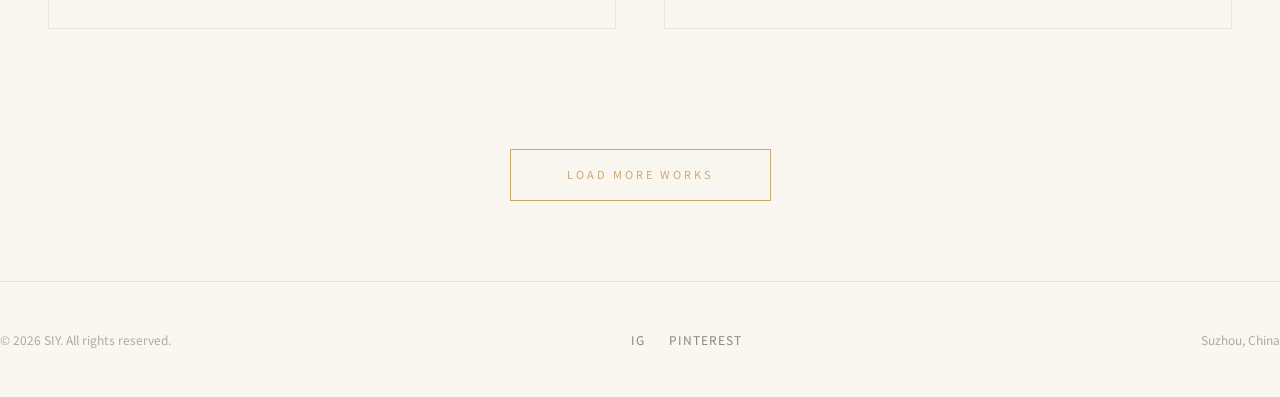
<file: collection.html>
<!DOCTYPE html>
<html lang="en" dir="ltr">
<head>
    <meta charset="UTF-8">
    <meta name="viewport" content="width=device-width, initial-scale=1.0">
    <title>Collection - SIY | Suzhou Silk Ornament</title>
    <link rel="icon" type="image/png" sizes="32x32" href="logo.png">
    <link rel="icon" type="image/png" sizes="16x16" href="logo.png">
    <link href="https://fonts.googleapis.com/css2?family=Cinzel:wght@400;500&family=Cormorant+Garamond:wght@400;500;600&family=Noto+Naskh+Arabic:wght@400;500&family=Noto+Sans+SC:wght@400&display=swap" rel="stylesheet">
    <link rel="stylesheet" href="styles.css">
    <script src="scripts.js"></script>
</head>
<body>

    <!-- 全局导航 -->
    <nav class="global-nav">
        <a href="index.html" class="logo">
            <img src="logo.png" alt="SIY" class="logo-img">
            <span class="logo-text">SIY</span>
        </a>
        <div class="nav-menu">
            <a href="index.html" data-en="Home" data-zh="首页" data-ar="الرئيسية">Home</a>
            <a href="categories.html" data-en="Our Craft" data-zh="工艺世界" data-ar="عالمنا الحرفي">Our Craft</a>
            <a href="collection.html" class="nav-active" data-en="Collection" data-zh="作品集" data-ar="المجموعة">Collection</a>
            <a href="about.html" data-en="About" data-zh="关于" data-ar="من نحن">About</a>
        </div>
        <button class="nav-hamburger" id="nav-hamburger" aria-label="Toggle navigation menu">
            <span></span><span></span><span></span>
        </button>
        <div class="nav-right">
            <a href="contact.html" class="nav-cta" data-en="Contact" data-zh="联系" data-ar="اتصل بنا">Contact</a>
            <select id="lang-select" class="lang-select"></select>
        </div>
    </nav>

    <!-- 页面标题头部 -->
    <section class="collection-header page-container">
        <h1 class="collection-title" data-en="Collection" data-zh="作品集" data-ar="المجموعة">Collection</h1>
        <p class="collection-desc" data-en="Each piece is one-of-a-kind hand embroidery by Suzhou master artisans" data-zh="每一件都是苏州刺绣大师手工制作的一件作品" data-ar="كل قطعة هي عمل مطرز يدوياً فريد من نوعه بأيدي أساتذة سوتشو">Each piece is one-of-a-kind hand embroidery by Suzhou master artisans</p>
    </section>

    <!-- 作品画廊网格 -->
    <section class="page-container">
        <div class="gallery-grid">

            <!-- 1 - Lionheart -->
            <div class="art-card">
                <img class="art-image" src="lion.jpg" alt="Suzhou Embroidery - Lionheart">
                <div class="art-info">
                    <div class="art-name" data-en="Lionheart" data-zh="狮心" data-ar="قلب الأسد">Lionheart</div>
                </div>
            </div>

            <!-- 2 - White Orchids -->
            <div class="art-card">
                <img class="art-image" src="书法与扇.jpg" alt="Suzhou Embroidery - White Orchids">
                <div class="art-info">
                    <div class="art-name" data-en="White Orchids" data-zh="白兰幽蝶" data-ar="الأوركيد البيضاء">White Orchids</div>
                </div>
            </div>

            <!-- 3 - Plum & Bluebird -->
            <div class="art-card">
                <img class="art-image" src="c2.jpg" alt="Suzhou Embroidery - Plum & Bluebird">
                <div class="art-info">
                    <div class="art-name" data-en="Plum & Bluebird" data-zh="梅雀迎春" data-ar="الخوازرق والأزرق">Plum & Bluebird</div>
                </div>
            </div>

            <!-- 4 - Bamboo Dream -->
            <div class="art-card">
                <img class="art-image" src="image_panda.jpeg" alt="Suzhou Embroidery - Bamboo Dream">
                <div class="art-info">
                    <div class="art-name" data-en="Bamboo Dream" data-zh="竹梦" data-ar="حلم الخيزران">Bamboo Dream</div>
                </div>
            </div>

            <!-- 后4张，初始隐藏 -->
            <!-- 5 - White Peony Garden -->
            <div class="art-card art-card-hidden">
                <img class="art-image" src="white flowers.jpeg" alt="Suzhou Embroidery - White Peony Garden">
                <div class="art-info">
                    <div class="art-name" data-en="White Peony Garden" data-zh="白花凝香" data-ar="حديقة الفولات البيضاء">White Peony Garden</div>
                </div>
            </div>

            <!-- 6 - Crimson Watcher (Owl) -->
            <div class="art-card art-card-hidden">
                <img class="art-image" src="owl.jpg" alt="Suzhou Embroidery - Crimson Watcher">
                <div class="art-info">
                    <div class="art-name" data-en="Crimson Watcher" data-zh="红衣守望者" data-ar="المراقب القرمزي">Crimson Watcher</div>
                </div>
            </div>

            <!-- 7 - Lotus Awakening -->
            <div class="art-card art-card-hidden">
                <img class="art-image" src="c3.png" alt="Suzhou Embroidery - Lotus Awakening">
                <div class="art-info">
                    <div class="art-name" data-en="Lotus Awakening" data-zh="荷韵初醒" data-ar="استيقاظ اللوتس">Lotus Awakening</div>
                </div>
            </div>

            <!-- 8 - Phoenix & Peony -->
            <div class="art-card art-card-hidden">
                <img class="art-image" src="c1.jpg" alt="Suzhou Embroidery - Phoenix & Peony">
                <div class="art-info">
                    <div class="art-name" data-en="Phoenix & Peony" data-zh="凤栖牡丹" data-ar="الفينيق والفولة">Phoenix & Peony</div>
                </div>
            </div>

        </div>

        <!-- Load More -->
        <div class="load-more-wrap">
            <button class="load-more-btn" id="load-more-btn" onclick="loadMoreWorks()" data-en="Load More Works" data-zh="加载更多作品" data-ar="تحميل المزيد من الأعمال">Load More Works</button>
        </div>
    </section>

    <!-- 浮动咨询按钮 -->
    <a href="contact.html" class="float-inquire" data-en="Inquire About Artwork" data-zh="关于作品咨询" data-ar="استفسار عن العمل الفني">Inquire About Artwork</a>

    <!-- 页脚 -->
    <footer class="footer page-container">
        <div data-en="© 2026 SIY. All rights reserved." data-zh="© 2026 SIY。保留所有权利。" data-ar="© 2026 SIY. جميع الحقوق محفوظة.">© 2026 SIY. All rights reserved.</div>
        <div class="footer-center">
            <a href="#" data-en="IG" data-zh="IG" data-ar="انستغرام">IG</a>
            <a href="#" data-en="Pinterest" data-zh="Pinterest" data-ar="بينتيرست">Pinterest</a>
        </div>
        <div data-en="Suzhou, China" data-zh="中国苏州" data-ar="سوتشو، الصين">Suzhou, China</div>
    </footer>

</body>
</html>
</file>
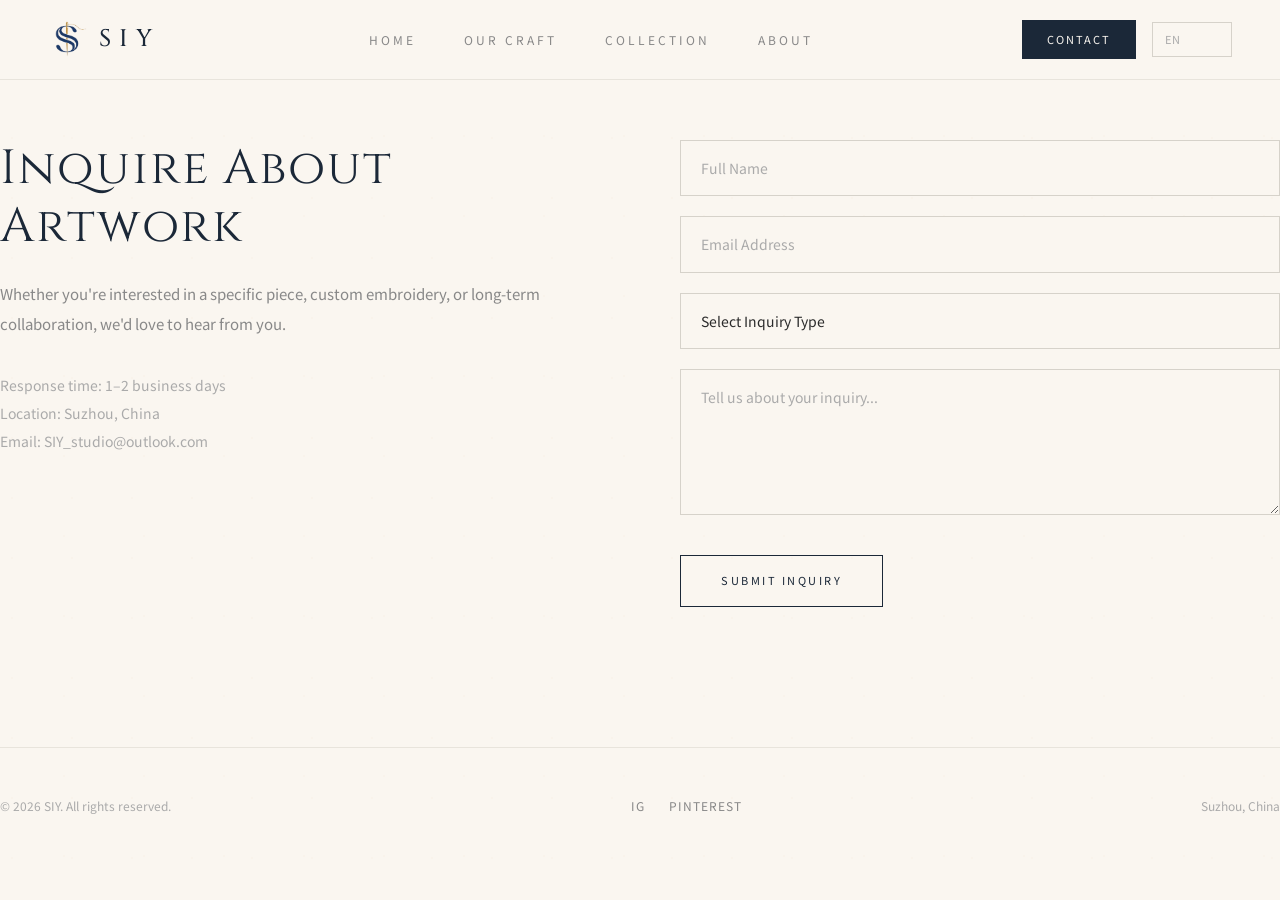
<file: contact.html>
<!DOCTYPE html>
<html lang="en" dir="ltr">
<head>
    <meta charset="UTF-8">
    <meta name="viewport" content="width=device-width, initial-scale=1.0">
    <title>Contact - SIY | Suzhou Silk Ornament</title>
    <link rel="icon" type="image/png" sizes="32x32" href="logo.png">
    <link rel="icon" type="image/png" sizes="16x16" href="logo.png">
    <link href="https://fonts.googleapis.com/css2?family=Cinzel:wght@400;500&family=Cormorant+Garamond:wght@400;500;600&family=Noto+Naskh+Arabic:wght@400;500&family=Noto+Sans+SC:wght@400&display=swap" rel="stylesheet">
    <link rel="stylesheet" href="styles.css">
    <script src="scripts.js"></script>
</head>
<body>

    <!-- 全局导航 -->
    <nav class="global-nav">
        <a href="index.html" class="logo">
            <img src="logo.png" alt="SIY" class="logo-img">
            <span class="logo-text">SIY</span>
        </a>
        <div class="nav-menu">
            <a href="index.html" data-en="Home" data-zh="首页" data-ar="الرئيسية">Home</a>
            <a href="categories.html" data-en="Our Craft" data-zh="工艺世界" data-ar="عالمنا الحرفي">Our Craft</a>
            <a href="collection.html" data-en="Collection" data-zh="作品集" data-ar="المجموعة">Collection</a>
            <a href="about.html" data-en="About" data-zh="关于" data-ar="من نحن">About</a>
        </div>
        <button class="nav-hamburger" id="nav-hamburger" aria-label="Toggle navigation menu">
            <span></span><span></span><span></span>
        </button>
        <div class="nav-right">
            <a href="contact.html" class="nav-cta nav-active" data-en="Contact" data-zh="联系" data-ar="اتصل بنا">Contact</a>
            <select id="lang-select" class="lang-select"></select>
        </div>
    </nav>

    <!-- 联系表单区 -->
    <section class="page-container contact-section">
        <!-- 左：文案 -->
        <div class="contact-left">
            <h1 data-en-html="Inquire About Artwork" data-zh-html="艺术咨询" data-ar-html="استفسار حول العمل الفني">Inquire About Artwork</h1>
            <p data-en="Whether you're interested in a specific piece, custom embroidery, or long-term collaboration, we'd love to hear from you." data-zh="无论您是对特定作品、定制刺绣还是长期合作感兴趣，我们都期待收到您的来信。" data-ar="سواء كنت مهتماً بقطعة محددة، أو تطريز مخصص، أو تعاون طويل الأمد، نحن نتطلع للسماع منك.">Whether you're interested in a specific piece, custom embroidery, or long-term collaboration, we'd love to hear from you.</p>
            <div class="contact-info" data-en-html="Response time: 1–2 business days<br>Location: Suzhou, China<br>Email: SIY_studio@outlook.com" data-zh-html="回复时间：1-2个工作日<br>地址：中国苏州<br>邮箱：SIY_studio@outlook.com" data-ar-html="وقت الرد: 1–2 يوم عمل<br>الموقع: سوتشو، الصين<br>البريد: SIY_studio@outlook.com">Response time: 1–2 business days<br>Location: Suzhou, China<br>Email: SIY_studio@outlook.com</div>
        </div>

        <!-- 右：表单 -->
        <div class="contact-right">
            <form class="contact-form" action="https://api.web3forms.com/submit" method="POST" id="contact-form">
                <input type="hidden" name="access_key" value="69e42405-7a69-4307-af53-862b4c621a49">
                <input type="hidden" name="subject" value="SIY Website Inquiry">
                <input type="hidden" name="_next" value="https://siy-web.vercel.app/contact.html">
                <input type="text" name="name" placeholder="Full Name" data-en-placeholder="Full Name" data-zh-placeholder="姓名" data-ar-placeholder="الاسم الكامل" class="form-input" required>
                <input type="email" name="email" placeholder="Email Address" data-en-placeholder="Email Address" data-zh-placeholder="邮箱地址" data-ar-placeholder="عنوان البريد الإلكتروني" class="form-input" required>
                <select name="inquiry_type" class="form-input" required>
                    <option value="" data-en="Select Inquiry Type" data-zh="选择咨询类型" data-ar="اختر نوع الاستفسار">Select Inquiry Type</option>
                    <option value="Artwork Purchase" data-en="Artwork Purchase" data-zh="作品购买" data-ar="شراء عمل فني">Artwork Purchase</option>
                    <option value="Custom Embroidery" data-en="Custom Embroidery" data-zh="定制刺绣" data-ar="تطريز مخصص">Custom Embroidery</option>
                    <option value="Long-term Collaboration" data-en="Long-term Collaboration" data-zh="长期合作" data-ar="تعاون طويل الأمد">Long-term Collaboration</option>
                </select>
                <textarea name="message" placeholder="Tell us about your inquiry..." rows="5" data-en-placeholder="Tell us about your inquiry..." data-zh-placeholder="请告诉我们您的咨询内容..." data-ar-placeholder="أخبرنا عن استفسارك..." class="form-input" required></textarea>
                <div id="form-status"></div>
                <button type="submit" class="btn-primary form-submit" data-en="Submit Inquiry" data-zh="提交咨询" data-ar="إرسال الاستفسار">Submit Inquiry</button>
            </form>
        </div>
    </section>

    <!-- 页脚 -->
    <footer class="footer page-container">
        <div data-en="© 2026 SIY. All rights reserved." data-zh="© 2026 SIY。保留所有权利。" data-ar="© 2026 SIY. جميع الحقوق محفوظة.">© 2026 SIY. All rights reserved.</div>
        <div class="footer-center">
            <a href="#" data-en="IG" data-zh="IG" data-ar="انستغرام">IG</a>
            <a href="#" data-en="Pinterest" data-zh="Pinterest" data-ar="بينتيرست">Pinterest</a>
        </div>
        <div data-en="Suzhou, China" data-zh="中国苏州" data-ar="سوتشو، الصين">Suzhou, China</div>
    </footer>

</body>
</html>
</file>
<file: styles.css>
/* ============================================
   SIY — Silk & Sand
   Aesthetic: Eastern minimalism × Middle Eastern warmth
   Palette: Ivory base / Indigo accent / Gold luxury
   ============================================ */

/* --- CSS Variables --- */
:root {
    --ivory:       #FAF6F0;
    --ivory-warm:   #F5EDE4;
    --cream:        #EDE3D8;
    --sand:         #E8D9C8;
    --indigo:       #1B2838;
    --indigo-light: #2C3E50;
    --gold:         #C9A96E;
    --gold-light:   #D4B87A;
    --text:         #2A2A2A;
    --text-muted:   #888888;
    --text-light:   #AAAAAA;
    --border:       #D6D2CA;
    --border-light: #E8E4DC;
    --serif:        'Cormorant Garamond', 'Noto Serif SC', 'Times New Roman', serif;
    --sans:         'Inter', 'Noto Sans Arabic', 'Noto Sans SC', sans-serif;
    --display:      'Cinzel', 'Noto Serif SC', serif;
    --transition:    0.35s cubic-bezier(0.4, 0, 0.2, 1);
}

/* --- Reset & Base --- */
*, *::before, *::after {
    margin: 0;
    padding: 0;
    box-sizing: border-box;
}

html {
    scroll-behavior: smooth;
    font-size: 16px;
}

body {
    background: var(--ivory);
    color: var(--text);
    font-family: var(--sans);
    line-height: 1.6;
    overflow-x: hidden;
    -webkit-font-smoothing: antialiased;
    -moz-osx-font-smoothing: grayscale;
}

a { color: inherit; text-decoration: none; }
button { font: inherit; cursor: pointer; }
img { max-width: 100%; display: block; }
select, input, textarea { font: inherit; }

/* --- Geometric pattern overlay (CSS-only) --- */
body::before {
    content: '';
    position: fixed;
    inset: 0;
    pointer-events: none;
    z-index: 0;
    opacity: 0.03;
    background-image:
        radial-gradient(circle at 20% 30%, var(--gold) 1px, transparent 1px),
        radial-gradient(circle at 80% 70%, var(--gold) 1px, transparent 1px);
    background-size: 60px 60px, 80px 80px;
}

/* ============================================
   TYPOGRAPHY
   ============================================ */

h1, h2, h3, .display {
    font-family: var(--display);
    font-weight: 400;
    letter-spacing: 0.04em;
    line-height: 1.15;
}

/* ============================================
   GLOBAL NAV
   ============================================ */
.global-nav {
    position: fixed;
    top: 0; left: 0; right: 0;
    height: 80px;
    background: rgba(250, 246, 240, 0.92);
    backdrop-filter: blur(16px);
    -webkit-backdrop-filter: blur(16px);
    border-bottom: 1px solid var(--border-light);
    display: flex;
    align-items: center;
    justify-content: space-between;
    padding: 0 48px;
    z-index: 1000;
    transition: var(--transition);
}

.logo {
    display: flex;
    align-items: center;
    gap: 12px;
    text-decoration: none;
    color: var(--indigo);
}

.logo-img {
    height: 36px;
    width: auto;
}

.logo-text {
    font-family: var(--display);
    font-size: 24px;
    letter-spacing: 8px;
    color: var(--indigo);
    font-weight: 500;
}

.nav-menu {
    display: flex;
    gap: 48px;
    font-size: 12px;
    letter-spacing: 3px;
    text-transform: uppercase;
    font-family: var(--sans);
    font-weight: 400;
}

.nav-menu a {
    color: var(--text-muted);
    transition: color var(--transition);
    position: relative;
}

.nav-menu a::after {
    content: '';
    position: absolute;
    bottom: -4px;
    left: 0;
    width: 0;
    height: 1px;
    background: var(--gold);
    transition: width var(--transition);
}

.nav-menu a:hover,
.nav-menu a.nav-active {
    color: var(--indigo);
}

.nav-menu a.nav-active::after,
.nav-menu a:hover::after {
    width: 100%;
}

.nav-right {
    display: flex;
    align-items: center;
    gap: 16px;
}

.nav-cta {
    font-size: 11px;
    letter-spacing: 2px;
    text-transform: uppercase;
    color: var(--indigo);
    border: 1px solid var(--indigo);
    padding: 10px 24px;
    transition: all var(--transition);
    font-family: var(--sans);
}

.nav-cta:hover,
.nav-cta.nav-active {
    background: var(--indigo);
    color: var(--ivory);
}

.lang-select {
    font-size: 11px;
    letter-spacing: 1px;
    text-transform: uppercase;
    color: var(--text-light);
    background: transparent;
    border: 1px solid var(--border);
    padding: 8px 12px;
    transition: all var(--transition);
    font-family: var(--sans);
    cursor: pointer;
    -webkit-appearance: none;
    appearance: none;
    min-width: 80px;
}

.lang-select:hover {
    border-color: var(--gold);
    color: var(--gold);
}

/* RTL nav adjustments */

/* ============================================
   PAGE CONTAINER
   ============================================ */
.page-container {
    max-width: 1280px;
    margin: 0 auto;
    padding: 0 48px;
}

/* ============================================
   HERO SECTION — INDEX.HTML
   ============================================ */
.hero-section {
    min-height: 100vh;
    display: grid;
    grid-template-columns: 1fr 1fr;
    align-items: center;
    padding-top: 80px;
    position: relative;
}

.hero-left {
    position: relative;
    height: 100vh;
    overflow: hidden;
    background: var(--cream);
}

.hero-image-placeholder {
    width: 100%;
    height: 100%;
    object-fit: cover;
    transition: transform 8s ease;
}

.hero-left:hover .hero-image-placeholder {
    transform: scale(1.05);
}

/* Gold geometric corner decoration */
.hero-left::before {
    content: '';
    position: absolute;
    top: 40px;
    left: 40px;
    width: 80px;
    height: 80px;
    border-top: 1px solid var(--gold);
    border-left: 1px solid var(--gold);
    opacity: 0.5;
    z-index: 2;
    pointer-events: none;
}

.hero-left::after {
    content: '';
    position: absolute;
    bottom: 40px;
    right: 40px;
    width: 80px;
    height: 80px;
    border-bottom: 1px solid var(--gold);
    border-right: 1px solid var(--gold);
    opacity: 0.5;
    z-index: 2;
    pointer-events: none;
}

.hero-right {
    padding: 60px 80px;
    display: flex;
    flex-direction: column;
    justify-content: center;
}

.hero-subtitle {
    font-size: 10px;
    letter-spacing: 5px;
    text-transform: uppercase;
    color: var(--gold);
    margin-bottom: 24px;
    font-family: var(--sans);
    font-weight: 500;
}

.hero-title {
    font-size: clamp(36px, 5vw, 64px);
    margin-bottom: 28px;
    color: var(--indigo);
    font-family: var(--display);
}

.hero-desc {
    font-size: 15px;
    line-height: 1.8;
    color: var(--text-muted);
    margin-bottom: 48px;
    max-width: 440px;
    font-family: var(--sans);
}

.hero-cta-group {
    display: flex;
    gap: 20px;
    flex-wrap: wrap;
}

/* RTL hero */

/* ============================================
   BUTTONS
   ============================================ */
.btn-primary {
    display: inline-block;
    font-size: 11px;
    letter-spacing: 2.5px;
    text-transform: uppercase;
    padding: 16px 40px;
    border: 1px solid var(--indigo);
    background: transparent;
    color: var(--indigo);
    transition: all var(--transition);
    font-family: var(--sans);
    text-align: center;
}

.btn-primary:hover {
    background: var(--indigo);
    color: var(--ivory);
}

.btn-secondary-solid {
    display: inline-block;
    font-size: 11px;
    letter-spacing: 2.5px;
    text-transform: uppercase;
    padding: 16px 40px;
    border: 1px solid var(--indigo);
    background: var(--indigo);
    color: var(--ivory);
    transition: all var(--transition);
    font-family: var(--sans);
    text-align: center;
}

.btn-secondary-solid:hover {
    background: var(--gold);
    border-color: var(--gold);
    color: var(--indigo);
}

/* ============================================
   SLOGAN SECTION
   ============================================ */
.slogan-section {
    padding: 100px 48px;
    display: flex;
    align-items: center;
    justify-content: center;
    gap: 32px;
    position: relative;
}

.slogan-text {
    font-size: clamp(18px, 2.5vw, 28px);
    font-style: italic;
    color: var(--indigo);
    text-align: center;
    letter-spacing: 1px;
    font-family: var(--serif);
}

.slogan-line {
    width: 80px;
    height: 1px;
    background: var(--gold);
    opacity: 0.5;
}

/* ============================================
   HERITAGE SECTION — INDEX.HTML
   ============================================ */
.heritage-section {
    display: grid;
    grid-template-columns: 1fr 1.2fr;
    gap: 80px;
    padding: 120px 0;
    align-items: start;
}

.heritage-left {
    position: sticky;
    top: 120px;
}

.heritage-title {
    font-size: clamp(32px, 4vw, 48px);
    color: var(--indigo);
    font-family: var(--display);
}

.heritage-right {
    padding-top: 8px;
}

.heritage-text {
    font-size: 15px;
    line-height: 2;
    color: var(--text-muted);
    margin-bottom: 24px;
    font-family: var(--sans);
}

.heritage-link {
    font-size: 12px;
    letter-spacing: 2px;
    text-transform: uppercase;
    color: var(--gold);
    transition: color var(--transition);
    font-family: var(--sans);
}

.heritage-link:hover {
    color: var(--indigo);
}

/* ============================================
   SELECTED WORKS — INDEX.HTML
   ============================================ */
.selected-works {
    padding: 120px 0 80px;
}

.section-title {
    text-align: center;
    font-size: clamp(28px, 3.5vw, 40px);
    color: var(--indigo);
    margin-bottom: 64px;
    letter-spacing: 3px;
    text-transform: uppercase;
    font-family: var(--display);
}

.works-grid {
    display: grid;
    grid-template-columns: repeat(3, 1fr);
    gap: 32px;
}

.work-card {
    background: var(--ivory-warm);
    overflow: hidden;
    transition: transform var(--transition);
}

.work-card:hover {
    transform: translateY(-4px);
}

.work-image {
    width: 100%;
    height: 380px;
    object-fit: cover;
    transition: transform 0.6s ease;
}

.work-card:hover .work-image {
    transform: scale(1.03);
}

.work-info {
    padding: 24px;
}

.work-name {
    font-size: 18px;
    color: var(--indigo);
    font-family: var(--serif);
    margin-bottom: 4px;
}

.work-artisan {
    font-size: 12px;
    color: var(--text-light);
    font-family: var(--sans);
    letter-spacing: 1px;
    text-transform: uppercase;
}

.works-cta {
    text-align: center;
    margin-top: 64px;
}

/* ============================================
   MISSION SECTION
   ============================================ */
.mission-section {
    padding: 120px 48px;
    text-align: center;
    background: var(--ivory-warm);
    border-top: 1px solid var(--border-light);
    border-bottom: 1px solid var(--border-light);
}

.mission-text {
    font-size: 15px;
    line-height: 2;
    color: var(--text-muted);
    max-width: 720px;
    margin: 0 auto 20px;
    font-family: var(--sans);
}

/* ============================================
   INQUIRE BANNER
   ============================================ */
.inquire-banner {
    padding: 100px 48px;
    text-align: center;
    background: var(--indigo);
    color: var(--ivory);
}

.inquire-title {
    font-size: clamp(24px, 3vw, 36px);
    margin-bottom: 40px;
    font-family: var(--display);
    font-weight: 400;
    color: var(--ivory);
}

.inquire-banner .btn-primary {
    border-color: var(--gold);
    color: var(--gold);
}

.inquire-banner .btn-primary:hover {
    background: var(--gold);
    color: var(--indigo);
}

/* ============================================
   FOOTER
   ============================================ */
.footer {
    padding: 48px 0;
    border-top: 1px solid var(--border-light);
    display: flex;
    justify-content: space-between;
    align-items: center;
    font-size: 12px;
    color: var(--text-light);
    font-family: var(--sans);
}

.footer-center {
    display: flex;
    gap: 24px;
}

.footer-center a {
    color: var(--text-muted);
    transition: color var(--transition);
    font-size: 12px;
    letter-spacing: 1px;
    text-transform: uppercase;
}

.footer-center a:hover {
    color: var(--gold);
}

/* RTL footer */

/* ============================================
   COLLECTION PAGE
   ============================================ */
.collection-header {
    padding: 140px 0 60px;
    text-align: center;
}

.collection-title {
    font-size: clamp(36px, 5vw, 56px);
    letter-spacing: 4px;
    text-transform: uppercase;
    color: var(--indigo);
    font-family: var(--display);
    margin-bottom: 16px;
}

.collection-desc {
    font-size: 14px;
    color: var(--text-muted);
    font-family: var(--sans);
    letter-spacing: 1px;
}

.gallery-grid {
    display: grid;
    grid-template-columns: repeat(2, 1fr);
    gap: 48px;
    padding: 40px 0 80px;
}

.art-card {
    background: var(--ivory);
    border: 1px solid var(--border-light);
    overflow: hidden;
    transition: transform var(--transition), box-shadow var(--transition);
}

.art-card:hover {
    transform: translateY(-4px);
    box-shadow: 0 12px 40px rgba(27, 40, 56, 0.08);
}

.art-image {
    width: 100%;
    height: 520px;
    object-fit: cover;
    transition: transform 0.6s ease;
}

.art-card:hover .art-image {
    transform: scale(1.02);
}

.art-info {
    padding: 28px 32px;
}

.art-name {
    font-size: 22px;
    color: var(--indigo);
    font-family: var(--serif);
    margin-bottom: 6px;
}

.art-artisan {
    font-size: 12px;
    color: var(--text-light);
    font-family: var(--sans);
    letter-spacing: 1px;
    text-transform: uppercase;
    margin-bottom: 20px;
}

.price-placeholder {
    height: 40px;
    background: var(--ivory-warm);
    border: 1px dashed var(--border);
    display: flex;
    align-items: center;
    justify-content: center;
    font-size: 11px;
    color: var(--text-light);
    margin-bottom: 20px;
    font-family: var(--sans);
}

.art-cta {
    display: block;
    width: 100%;
    padding: 14px;
    font-size: 11px;
    letter-spacing: 2px;
    text-transform: uppercase;
    border: 1px solid var(--indigo);
    background: transparent;
    color: var(--indigo);
    text-align: center;
    transition: all var(--transition);
    font-family: var(--sans);
    box-sizing: border-box;
    cursor: pointer;
}

.art-cta:hover {
    background: var(--indigo);
    color: var(--ivory);
}

.load-more-wrap {
    text-align: center;
    padding: 40px 0 80px;
}

.load-more-btn {
    font-size: 11px;
    letter-spacing: 3px;
    text-transform: uppercase;
    padding: 16px 56px;
    border: 1px solid var(--gold);
    background: transparent;
    color: var(--gold);
    transition: all var(--transition);
    font-family: var(--sans);
    cursor: pointer;
}

.load-more-btn:hover {
    background: var(--gold);
    color: var(--indigo);
}

.art-card-hidden {
    display: none;
}

/* ============================================
   ABOUT PAGE
   ============================================ */
.about-hero {
    padding: 140px 0 80px;
    max-width: 800px;
}

.about-hero h1 {
    font-size: clamp(36px, 5vw, 56px);
    color: var(--indigo);
    margin-bottom: 28px;
    font-family: var(--display);
    font-weight: 400;
    line-height: 1.15;
}

.about-hero p {
    font-size: 16px;
    line-height: 2;
    color: var(--text-muted);
    font-family: var(--sans);
}

.artisan-section {
    display: grid;
    grid-template-columns: 1fr 1fr;
    gap: 64px;
    padding: 80px 0 120px;
    align-items: center;
}

.artisan-image {
    height: 480px;
    background: var(--cream);
    border: 1px solid var(--border-light);
    position: relative;
    overflow: hidden;
}

/* Gold corner on artisan image */
.artisan-image::before {
    content: '';
    position: absolute;
    top: 20px; left: 20px;
    width: 60px; height: 60px;
    border-top: 1px solid var(--gold);
    border-left: 1px solid var(--gold);
    opacity: 0.4;
    pointer-events: none;
}

.artisan-text h2 {
    font-size: clamp(28px, 3.5vw, 40px);
    color: var(--indigo);
    margin-bottom: 24px;
    font-family: var(--display);
    font-weight: 400;
}

.artisan-text p {
    font-size: 15px;
    line-height: 2;
    color: var(--text-muted);
    font-family: var(--sans);
}

.craft-section {
    padding: 120px 48px;
    text-align: center;
    background: var(--ivory-warm);
    border-top: 1px solid var(--border-light);
    border-bottom: 1px solid var(--border-light);
}

.craft-section h2 {
    font-size: clamp(28px, 3.5vw, 40px);
    color: var(--indigo);
    margin-bottom: 40px;
    font-family: var(--display);
    font-weight: 400;
}

.craft-section p {
    max-width: 680px;
    margin: 0 auto 20px;
    font-size: 15px;
    line-height: 2;
    color: var(--text-muted);
    font-family: var(--sans);
}

/* ============================================
   CONTACT PAGE
   ============================================ */
.contact-section {
    padding: 140px 0;
    display: grid;
    grid-template-columns: 1fr 1fr;
    gap: 80px;
    max-width: 1280px;
    margin: 0 auto;
}

.contact-left h1 {
    font-size: clamp(32px, 4vw, 48px);
    color: var(--indigo);
    margin-bottom: 24px;
    font-family: var(--display);
    font-weight: 400;
    line-height: 1.2;
}

.contact-left p {
    font-size: 15px;
    line-height: 2;
    color: var(--text-muted);
    margin-bottom: 32px;
    font-family: var(--sans);
}

.contact-info {
    font-size: 14px;
    line-height: 2;
    color: var(--text-light);
    font-family: var(--sans);
}

.contact-right {
    /* form styling below */
}

.contact-form {
    display: flex;
    flex-direction: column;
    gap: 20px;
}

.form-input {
    padding: 16px 20px;
    border: 1px solid var(--border);
    background: var(--ivory);
    font-family: var(--sans);
    font-size: 14px;
    color: var(--text);
    transition: border-color var(--transition);
    width: 100%;
    box-sizing: border-box;
    border-radius: 0;
    -webkit-appearance: none;
    appearance: none;
}

.form-input::placeholder {
    color: var(--text-light);
}

.form-input:focus {
    outline: none;
    border-color: var(--gold);
}

textarea.form-input {
    resize: vertical;
    min-height: 130px;
}

.form-submit {
    align-self: flex-start;
    /* inherits btn-primary */
}

/* ============================================
   FLOAT INQUIRE BUTTON
   ============================================ */
.float-inquire {
    position: fixed;
    right: 32px;
    bottom: 32px;
    background: var(--indigo);
    color: var(--ivory);
    padding: 14px 28px;
    font-size: 12px;
    letter-spacing: 1.5px;
    text-transform: uppercase;
    box-shadow: 0 4px 20px rgba(27, 40, 56, 0.2);
    z-index: 999;
    transition: all var(--transition);
    font-family: var(--sans);
    border: none;
    text-decoration: none;
    display: inline-block;
}

.float-inquire:hover {
    background: var(--gold);
    color: var(--indigo);
    transform: translateY(-2px);
}
/* ============================================
   SCROLL ANIMATIONS
   ============================================ */
.fade-in {
    opacity: 0;
    transform: translateY(24px);
    transition: opacity 0.7s ease, transform 0.7s ease;
}

.fade-in.visible {
    opacity: 1;
    transform: translateY(0);
}

/* ============================================
   NAV-RIGHT — unified style for all 3 items
   ============================================ */
.nav-right {
    display: flex;
    align-items: center;
}

/* ============================================
   MOBILE NAV — hamburger + fullscreen menu
   All 3 right-items share: border style, height ~36px
   ============================================ */

/* --- shared base for mobile nav-right children --- */
@media (max-width: 640px) {
    .nav-hamburger,
    .nav-cta,
    .lang-select {
        height: 36px;
        line-height: 34px;
        padding: 0 14px !important;
        font-size: 11px !important;
        letter-spacing: 1.5px !important;
        text-transform: uppercase;
        box-sizing: border-box !important;
        -webkit-appearance: none !important;
        appearance: none !important;
        background: transparent !important;
        color: #1B2838 !important;
        border: 1.5px solid #D6D2CA !important;
        border-radius: 2px !important;
        transition: border-color 0.3s, color 0.3s, background 0.3s !important;
    }
    .nav-cta:hover,
    .lang-select:focus {
        border-color: #C9A96E !important;
        color: #C9A96E !important;
    }
    /* hamburger is special: no text, just icon lines inside */
    .nav-hamburger {
        padding: 0 12px !important;
        width: auto !important;
        min-width: 40px !important;
        justify-content: center !important;
        gap: 4px !important;
    }
    .nav-cta {
        white-space: nowrap;
    }
    .nav-right {
        gap: 6px !important;
    }
}

/* --- hamburger icon lines --- */
.nav-hamburger {
    display: none;
    flex-direction: column;
    justify-content: center;
    align-items: center;
    gap: 4px;
    background: transparent;
    border: 1.5px solid #D6D2CA;
    cursor: pointer;
    z-index: 1002;
    -webkit-tap-highlight-color: transparent;
    border-radius: 2px;
    box-sizing: border-box;
}
.nav-hamburger span {
    display: block;
    width: 18px;
    height: 1.5px;
    background: #1B2838;
    border-radius: 1px;
    transition: transform 0.35s cubic-bezier(0.4, 0, 0.2, 1),
                opacity 0.25s ease;
    -webkit-transform-origin: center;
    transform-origin: center;
}

/* Hamburger → X */
.nav-hamburger.active {
    border-color: #C9A96E !important;
    background: transparent !important;
}
.nav-hamburger.active span {
    background: #C9A96E !important;
}
.nav-hamburger.active span:nth-child(1) {
    -webkit-transform: translateY(7px) rotate(45deg);
    transform: translateY(7px) rotate(45deg);
}
.nav-hamburger.active span:nth-child(2) {
    opacity: 0;
}
.nav-hamburger.active span:nth-child(3) {
    -webkit-transform: translateY(-4px) rotate(-45deg);
    transform: translateY(-4px) rotate(-45deg);
}

/* ============================================
   FULLSCREEN MENU — centered, one screen
   ============================================ */
.nav-menu-open {
    display: flex !important;
    position: fixed !important;
    top: 0 !important;
    left: 0 !important;
    right: 0 !important;
    bottom: 0 !important;
    width: 100vw !important;
    height: 100vh !important;
    height: 100dvh !important;
    background: #FAF6F0 !important;
    flex-direction: column !important;
    justify-content: center !important;
    align-items: center !important;
    z-index: 997 !important;
    animation: mFade 0.3s ease-out;
    padding: 70px 24px 50px !important;
    box-sizing: border-box !important;
}

@keyframes mFade { from{opacity:0} to{opacity:1} }

.nav-menu-open a {
    font-size: clamp(26px, 7vw, 38px) !important;
    letter-spacing: 4px !important;
    text-transform: uppercase !important;
    color: #1B2838 !important;
    font-family: 'Cinzel','Noto Serif SC',serif !important;
    font-weight: 400 !important;
    text-align: center !important;
    padding: 10px 28px !important;
    border: none !important;
    line-height: 1.25 !important;
    white-space: nowrap !important;
    display: block !important;
    -webkit-tap-highlight-color: rgba(201,169,110,0.12);
    transition: color 0.25s ease, transform 0.25s ease !important;
}
.nav-menu-open a::after,
.nav-menu-open a::before {
    display: none !important;
}
.nav-menu-open a:hover,
.nav-menu-open a.nav-active {
    color: #C9A96E !important;
    transform: scale(1.05) !important;
}

/* ============================================
   RESPONSIVE
   ============================================ */
@media (max-width: 1024px) {
    .hero-section {
        grid-template-columns: 1fr;
        min-height: auto;
    }
    .hero-left {
        height: 50vh;
    }
    .hero-right {
        padding: 48px 32px;
    }
    .heritage-section {
        grid-template-columns: 1fr;
        gap: 40px;
    }
    .heritage-left {
        position: static;
    }
    .works-grid {
        grid-template-columns: repeat(2, 1fr);
    }
    .gallery-grid {
        grid-template-columns: 1fr;
    }
    .art-image {
        height: 400px;
    }
    .contact-section {
        grid-template-columns: 1fr;
        gap: 48px;
    }
    .artisan-section {
        grid-template-columns: 1fr;
    }
}

@media (max-width: 640px) {
    .global-nav {
        padding: 0 20px;
        height: 64px;
    }
    .nav-hamburger {
        display: flex;
        margin-left: auto;
    }
    .nav-menu {
        display: none;
    }
    /* 菜单打开时：只保留汉堡按钮，右侧淡出 */
    body.menu-is-open .nav-right {
        opacity: 0;
        pointer-events: none;
        transition: opacity 0.3s ease;
    }
    body.menu-is-open .logo-img {
        opacity: 0.25;
        transition: opacity 0.3s ease;
    }
    .page-container {
        padding: 0 20px;
    }
    .works-grid {
        grid-template-columns: 1fr;
    }
    /* --- Our Craft mobile: stack vertically, image on top --- */
    .category-section {
        padding: 60px 20px;
    }
    .category-grid,
    .category-grid.reverse {
        display: flex !important;
        flex-direction: column !important;
        gap: 24px !important;
        direction: ltr !important;
        max-width: 100%;
    }
    .category-image {
        width: 100%;
        aspect-ratio: 4/3;
        min-height: 220px;
        order: -1 !important; /* force image always first */
    }
    .category-text {
        padding: 0 !important;
        order: 0 !important;
    }
    .category-desc {
        font-size: 14px;
        line-height: 1.8;
    }
    .category-tags {
        margin-bottom: 20px;
    }
    .hero-title {
        font-size: 32px;
    }
    .footer {
        flex-direction: column;
        gap: 16px;
        text-align: center;
    }
}

/* ============================================
   ARABIC TEXT — RTL text, LTR layout
   When body has .lang-ar class:
   - Text renders right-to-left (correct Arabic reading)
   - Grid/flex layout stays exactly the same as EN/ZH
   ============================================ */

/* === HERO SECTION (index) === */
.lang-ar .hero-right {
    /* Layout unchanged — only children get RTL text */
}
.lang-ar .hero-subtitle,
.lang-ar .hero-title,
.lang-ar .hero-desc {
    direction: rtl !important;
    text-align: right !important;
    font-family: 'Noto Sans Arabic', 'Inter', sans-serif !important;
}
.lang-ar .hero-title {
    letter-spacing: 0 !important;
    line-height: 1.35 !important;
}

/* === SLOGAN / HERITAGE / MISSION SECTIONS === */
.lang-ar .section-label,
.lang-ar .slogan-text,
.lang-ar .heritage-text,
.lang-ar .mission-text {
    direction: rtl !important;
    text-align: center !important;  /* these sections are centered */
    font-family: 'Noto Sans Arabic', 'Inter', sans-serif !important;
}

/* === COLLECTION PAGE === */
.lang-ar .card-title,
.lang-ar .card-subtitle {
    direction: rtl !important;
    text-align: right !important;
    font-family: 'Noto Sans Arabic', 'Inter', sans-serif !important;
}
/* Collection header stays CENTERED for all languages */
.lang-ar .collection-header,
.lang-ar .collection-header h1,
.lang-ar .collection-header p,
.lang-ar .gallery-header h2 {
    direction: rtl !important;
    text-align: center !important;
    font-family: 'Noto Sans Arabic', 'Inter', sans-serif !important;
}
/* Hide artisan name & time */
.art-artisan {
    display: none;
}

/* === ABOUT PAGE === */
.lang-ar .about-hero h1,
.lang-ar .about-hero p,
.lang-ar .artisan-text h2,
.lang-ar .artisan-text p,
.lang-ar .craft-section h2,
.lang-ar .craft-section p,
.lang-ar .artisan-quote {
    direction: rtl !important;
    text-align: right !important;
    font-family: 'Noto Sans Arabic', 'Inter', sans-serif !important;
}

/* === CONTACT PAGE === */
.lang-ar .contact-left h1,
.lang-ar .contact-left p,
.lang-ar .contact-info {
    direction: rtl !important;
    text-align: right !important;
    font-family: 'Noto Sans Arabic', 'Inter', sans-serif !important;
}
.lang-ar .form-input {
    direction: rtl !important;
    text-align: right !important;
}

/* === NAVIGATION === */
.lang-ar .nav-link {
    direction: rtl;
}
.lang-ar .nav-cta {
    direction: rtl;
}

/* === GLOBAL TEXT ELEMENTS === */
.lang-ar h1, .lang-ar h2, .lang-ar h3,
.lang-ar h4, .lang-ar h5, .lang-ar h6,
.lang-ar p, .lang-ar li {
    direction: rtl !important;
}
.lang-ar .btn-primary,
.lang-ar .btn-outline {
    direction: rtl;
}

/* === CRAFT PROCESS IMAGE (about.html) === */
.craft-process-img {
    width: 100%;
    max-width: 600px;
    margin: 40px auto 0;
    display: block;
    border: 1px solid var(--border-light);
}

/* Artisan image inside artisan-image container */
.artisan-img {
    width: 100%;
    height: 100%;
    object-fit: cover;
}

/* ============================================
   CATEGORIES PAGE (categories.html)
   ============================================ */
.categories-hero {
    padding: 160px 48px 80px;
    background: var(--ivory);
    border-bottom: 1px solid var(--border-light);
}

.categories-hero .page-container {
    max-width: 900px;
}

.categories-hero .section-label {
    font-size: 11px;
    letter-spacing: 3px;
    text-transform: uppercase;
    color: var(--gold);
    margin-bottom: 24px;
    font-family: var(--sans);
}

.categories-hero-title {
    font-size: clamp(40px, 6vw, 64px);
    color: var(--indigo);
    font-family: var(--display);
    font-weight: 400;
    line-height: 1.1;
    margin-bottom: 28px;
}

.categories-hero-desc {
    font-size: 16px;
    line-height: 1.9;
    color: var(--text-muted);
    font-family: var(--sans);
    max-width: 640px;
}

/* Category sections */
.category-section {
    padding: 100px 48px;
    border-bottom: 1px solid var(--border-light);
}

.cat-collector {
    background: var(--ivory);
}

.cat-fashion {
    background: var(--cream);
}

.cat-home {
    background: var(--ivory);
}

.cat-modern {
    background: var(--cream);
}

.category-grid {
    display: grid;
    grid-template-columns: 1fr 1fr;
    gap: 64px;
    align-items: center;
    max-width: 1200px;
    margin: 0 auto;
}

.category-grid.reverse {
    direction: rtl;
}

.category-grid.reverse > * {
    direction: ltr;
}

.category-image {
    aspect-ratio: 4/5;
    background: var(--cream);
    border: 1px solid var(--border-light);
    overflow: hidden;
}

.category-image img {
    width: 100%;
    height: 100%;
    object-fit: cover;
}

.category-text {
    padding: 20px 0;
}

.category-number {
    font-size: 13px;
    letter-spacing: 4px;
    color: var(--gold);
    font-family: var(--sans);
    margin-bottom: 20px;
}

.category-title {
    font-size: clamp(28px, 3.5vw, 40px);
    color: var(--indigo);
    font-family: var(--display);
    font-weight: 400;
    margin-bottom: 24px;
    line-height: 1.2;
}

.category-desc {
    font-size: 15px;
    line-height: 2;
    color: var(--text-muted);
    font-family: var(--sans);
    margin-bottom: 28px;
}

.category-tags {
    display: flex;
    flex-wrap: wrap;
    gap: 10px;
    margin-bottom: 36px;
}

.tag {
    font-size: 11px;
    letter-spacing: 1px;
    text-transform: uppercase;
    color: var(--text-light);
    border: 1px solid var(--border);
    padding: 6px 14px;
    font-family: var(--sans);
}

/* CTA section */
.categories-cta {
    padding: 120px 48px;
    text-align: center;
    background: var(--indigo);
    color: var(--ivory);
}

.cta-title {
    font-size: clamp(32px, 4vw, 48px);
    font-family: var(--display);
    font-weight: 400;
    margin-bottom: 20px;
    color: var(--ivory);
}

.cta-desc {
    font-size: 15px;
    line-height: 2;
    color: rgba(245,245,240,0.7);
    font-family: var(--sans);
    max-width: 600px;
    margin: 0 auto 40px;
}

.categories-cta .btn-primary {
    background: var(--gold);
    color: var(--indigo);
    border-color: var(--gold);
}

.categories-cta .btn-primary:hover {
    background: transparent;
    color: var(--gold);
}
</file>
